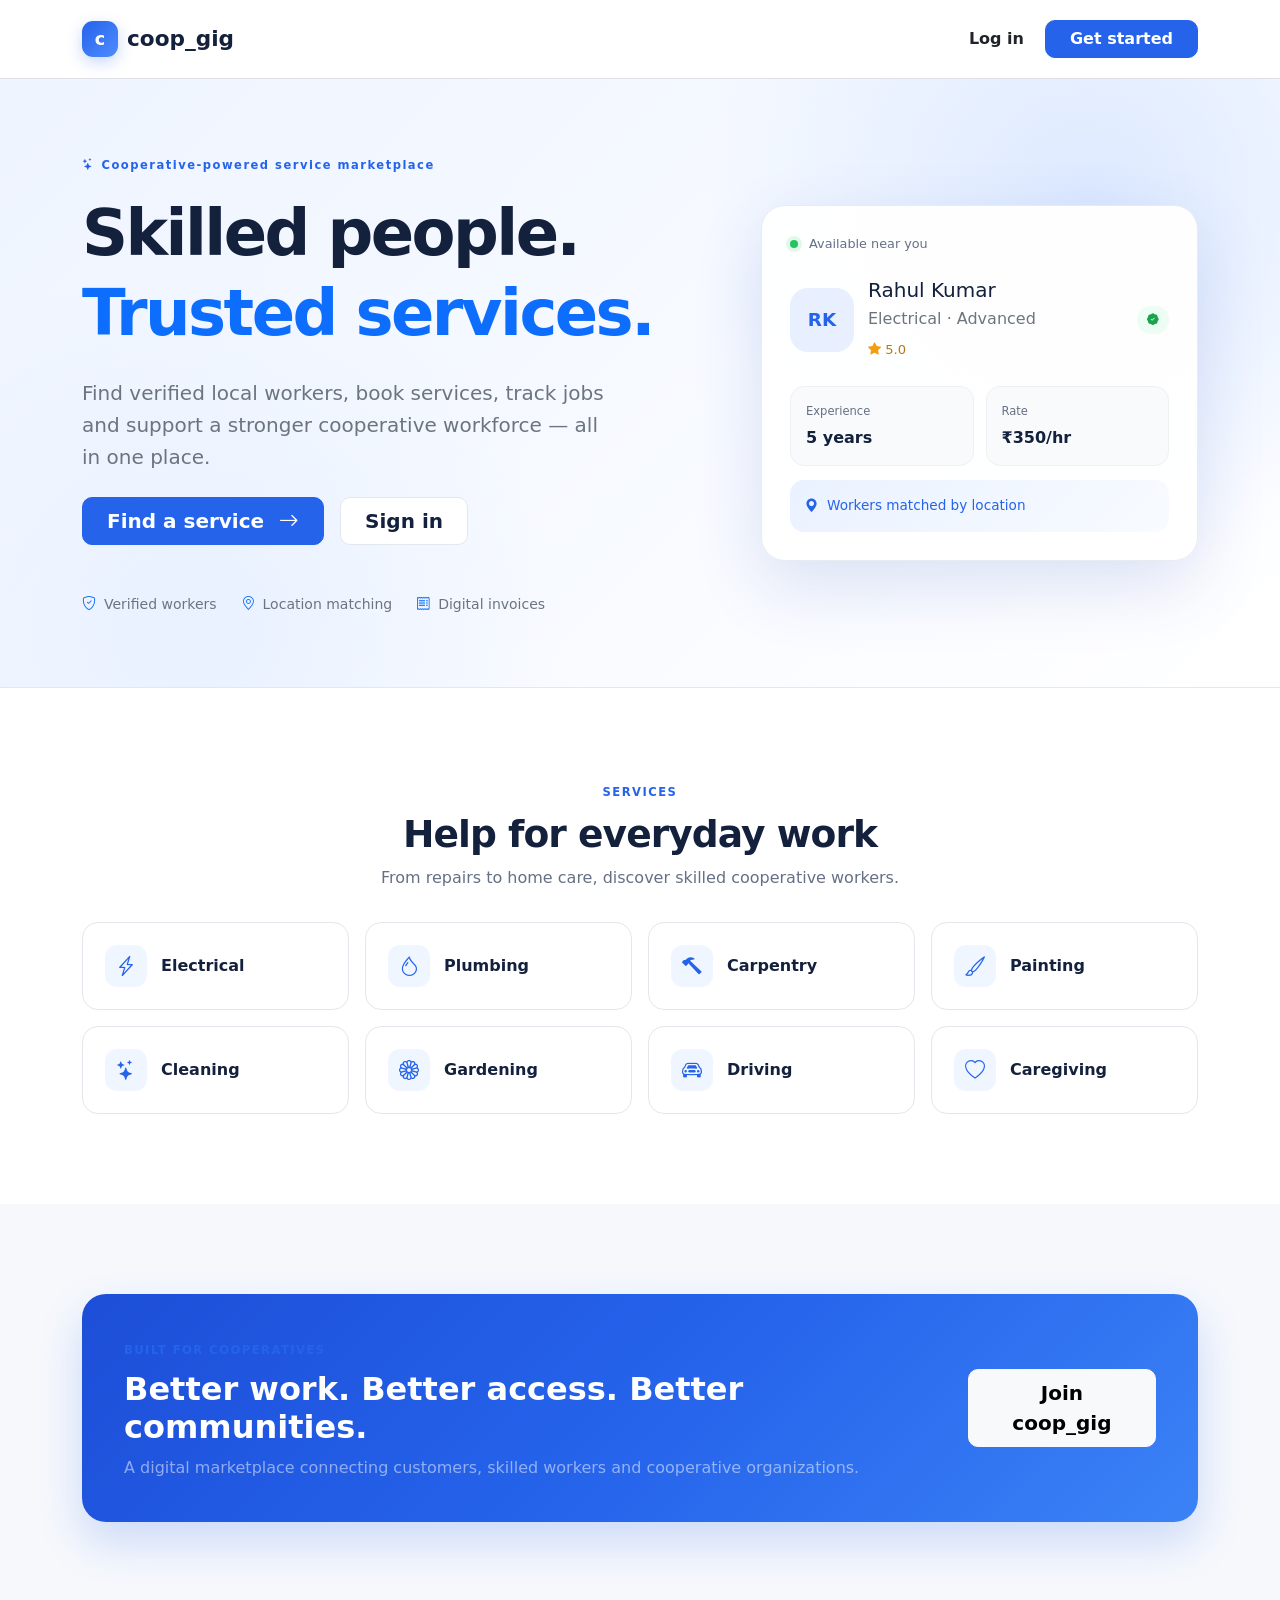
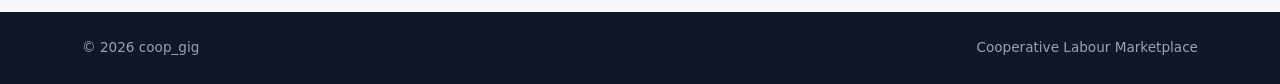
<file: frontend/index.html>
<!DOCTYPE html>
<html lang="en">
<head>
<meta charset="UTF-8">
<meta name="viewport" content="width=device-width, initial-scale=1.0">
<title>coop_gig — Local services, stronger communities</title>
<link href="https://cdn.jsdelivr.net/npm/bootstrap@5.3.3/dist/css/bootstrap.min.css" rel="stylesheet">
<link href="https://cdn.jsdelivr.net/npm/bootstrap-icons@1.11.3/font/bootstrap-icons.css" rel="stylesheet">
<link rel="stylesheet" href="css/style.css">
</head>
<body>
<nav class="navbar navbar-expand-lg navbar-light bg-white border-bottom sticky-top">
  <div class="container py-2">
    <a class="navbar-brand brand" href="index.html"><span class="brand-mark">c</span> coop_gig</a>
    <div class="ms-auto d-flex gap-2">
      <a class="btn btn-link text-dark text-decoration-none" href="login.html">Log in</a>
      <a class="btn btn-primary px-4" href="register.html">Get started</a>
    </div>
  </div>
</nav>

<section class="hero-section">
  <div class="container py-5">
    <div class="row align-items-center g-5 py-lg-4">
      <div class="col-lg-7">
        <span class="eyebrow"><i class="bi bi-stars"></i> Cooperative-powered service marketplace</span>
        <h1 class="display-3 fw-bold lh-sm mt-3">Skilled people.<br><span class="text-primary">Trusted services.</span></h1>
        <p class="lead text-secondary mt-4 col-lg-10">Find verified local workers, book services, track jobs and support a stronger cooperative workforce — all in one place.</p>
        <div class="d-flex flex-wrap gap-3 mt-4">
          <a class="btn btn-primary btn-lg px-4" href="register.html">Find a service <i class="bi bi-arrow-right ms-2"></i></a>
          <a class="btn btn-white btn-lg px-4" href="login.html">Sign in</a>
        </div>
        <div class="d-flex flex-wrap gap-4 mt-5 text-secondary small">
          <span><i class="bi bi-shield-check text-primary me-2"></i>Verified workers</span>
          <span><i class="bi bi-geo-alt text-primary me-2"></i>Location matching</span>
          <span><i class="bi bi-receipt text-primary me-2"></i>Digital invoices</span>
        </div>
      </div>
      <div class="col-lg-5">
        <div class="hero-card">
          <div class="hero-card-top"><span class="status-dot"></span> Available near you</div>
          <div class="worker-preview">
            <div class="avatar avatar-lg">RK</div>
            <div>
              <h5 class="mb-1">Rahul Kumar</h5>
              <p class="text-secondary mb-1">Electrical · Advanced</p>
              <span class="rating"><i class="bi bi-star-fill"></i> 5.0</span>
            </div>
            <span class="verified-badge ms-auto"><i class="bi bi-patch-check-fill"></i></span>
          </div>
          <div class="preview-grid">
            <div><small>Experience</small><strong>5 years</strong></div>
            <div><small>Rate</small><strong>₹350/hr</strong></div>
          </div>
          <div class="mini-map"><i class="bi bi-geo-alt-fill"></i><span>Workers matched by location</span></div>
        </div>
      </div>
    </div>
  </div>
</section>

<section class="section-padding bg-white">
  <div class="container">
    <div class="section-heading text-center">
      <span class="eyebrow">SERVICES</span>
      <h2>Help for everyday work</h2>
      <p>From repairs to home care, discover skilled cooperative workers.</p>
    </div>
    <div class="row g-3 mt-3">
      <div class="col-6 col-md-4 col-lg-3"><div class="service-tile"><i class="bi bi-lightning-charge"></i><span>Electrical</span></div></div>
      <div class="col-6 col-md-4 col-lg-3"><div class="service-tile"><i class="bi bi-droplet"></i><span>Plumbing</span></div></div>
      <div class="col-6 col-md-4 col-lg-3"><div class="service-tile"><i class="bi bi-hammer"></i><span>Carpentry</span></div></div>
      <div class="col-6 col-md-4 col-lg-3"><div class="service-tile"><i class="bi bi-brush"></i><span>Painting</span></div></div>
      <div class="col-6 col-md-4 col-lg-3"><div class="service-tile"><i class="bi bi-stars"></i><span>Cleaning</span></div></div>
      <div class="col-6 col-md-4 col-lg-3"><div class="service-tile"><i class="bi bi-flower1"></i><span>Gardening</span></div></div>
      <div class="col-6 col-md-4 col-lg-3"><div class="service-tile"><i class="bi bi-car-front"></i><span>Driving</span></div></div>
      <div class="col-6 col-md-4 col-lg-3"><div class="service-tile"><i class="bi bi-heart"></i><span>Caregiving</span></div></div>
    </div>
  </div>
</section>

<section class="section-padding">
  <div class="container">
    <div class="cta-card">
      <div><span class="eyebrow">BUILT FOR COOPERATIVES</span><h2 class="mt-2 mb-2">Better work. Better access. Better communities.</h2><p class="mb-0 text-white-50">A digital marketplace connecting customers, skilled workers and cooperative organizations.</p></div>
      <a href="register.html" class="btn btn-light btn-lg px-4">Join coop_gig</a>
    </div>
  </div>
</section>

<footer class="footer"><div class="container d-flex flex-wrap justify-content-between gap-2"><span>© 2026 coop_gig</span><span>Cooperative Labour Marketplace</span></div></footer>
</body>
</html>
</file>
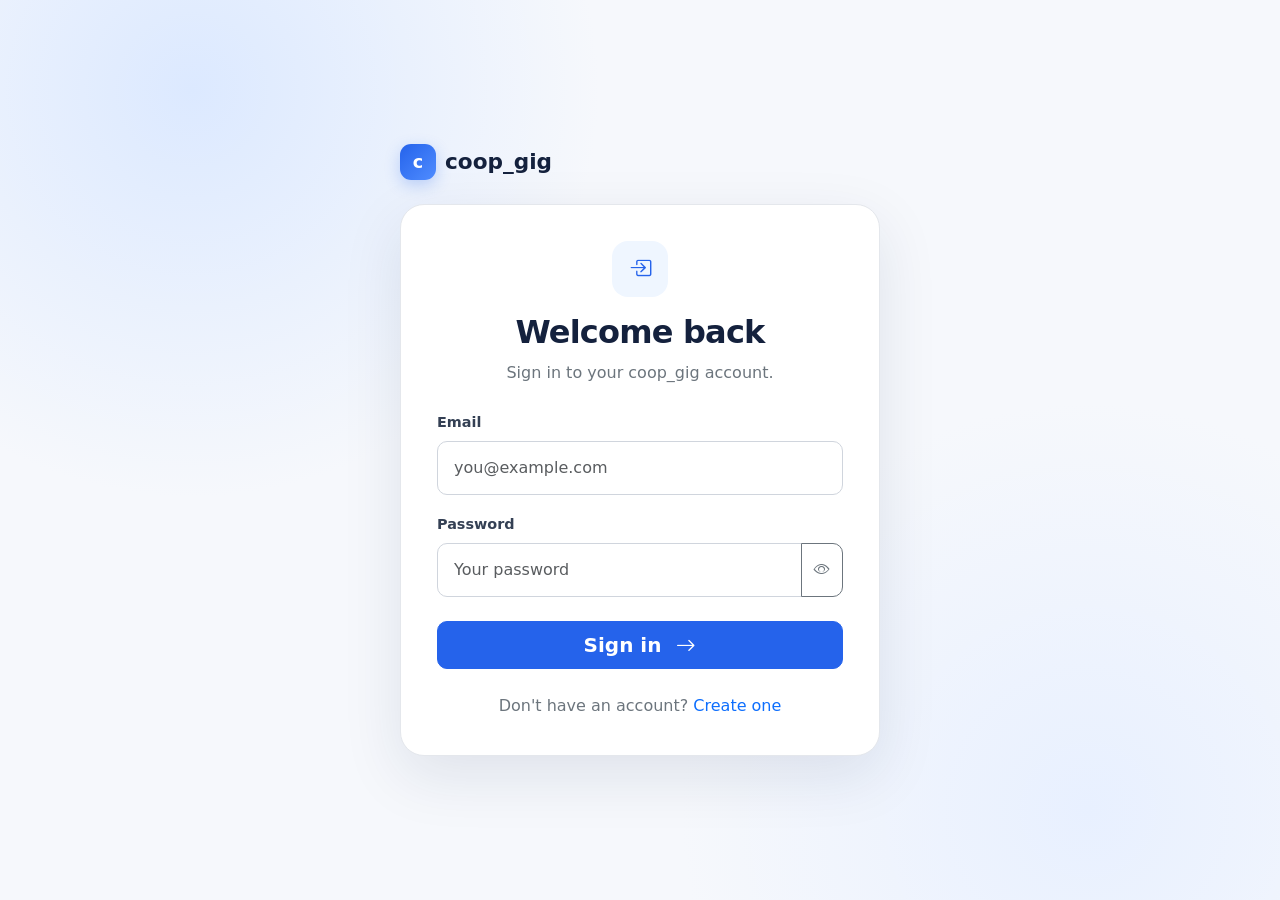
<file: frontend/bookings.html>
<!DOCTYPE html>
<html lang="en"><head>
<meta charset="UTF-8"><meta name="viewport" content="width=device-width, initial-scale=1.0">
<title>Bookings — coop_gig</title>
<link href="https://cdn.jsdelivr.net/npm/bootstrap@5.3.3/dist/css/bootstrap.min.css" rel="stylesheet">
<link href="https://cdn.jsdelivr.net/npm/bootstrap-icons@1.11.3/font/bootstrap-icons.css" rel="stylesheet">
<link rel="stylesheet" href="css/style.css">
</head><body class="app-bg">
<nav class="topbar"><div class="container d-flex align-items-center"><a class="brand" href="dashboard.html"><span class="brand-mark">c</span> coop_gig</a><a class="btn btn-light btn-sm ms-auto" href="dashboard.html">Dashboard</a></div></nav>
<div class="container py-5"><span class="eyebrow">ACTIVITY</span><h1 class="fw-bold mt-1">My bookings</h1><p class="text-secondary">Track your service requests and their current status.</p>
<div id="bookings" class="mt-4"></div></div>
<script src="js/app.js"></script><script>
requireLogin();
async function loadBookings(){try{const r=await api("/bookings/my");const d=await r.json();if(!r.ok)throw Error(formatApiError(d));const box=document.getElementById("bookings");
if(!d.length){box.innerHTML='<div class="empty-state"><i class="bi bi-calendar2-x"></i><h5>No bookings yet</h5><p>Find a worker and book your first service.</p><a class="btn btn-primary" href="workers.html">Find a worker</a></div>';return;}
box.innerHTML=`<div class="content-card p-0 overflow-hidden"><div class="table-responsive"><table class="table table-modern align-middle mb-0"><thead><tr><th>Booking</th><th>Service</th><th>Schedule</th><th>Location</th><th>Amount</th><th>Status</th></tr></thead><tbody>${d.map(b=>`<tr><td><strong>#${b.id}</strong></td><td>Service #${b.service_id}</td><td>${b.scheduled_date}<br><small>${b.scheduled_time}</small></td><td>${b.city}</td><td>₹${b.estimated_amount}</td><td><span class="status-pill ${String(b.status).toLowerCase()}">${b.status}</span></td></tr>`).join("")}</tbody></table></div></div>`;}catch(e){document.getElementById("bookings").innerHTML=`<div class="alert alert-danger">${e.message}</div>`;}}
loadBookings();
</script></body></html>
</file>
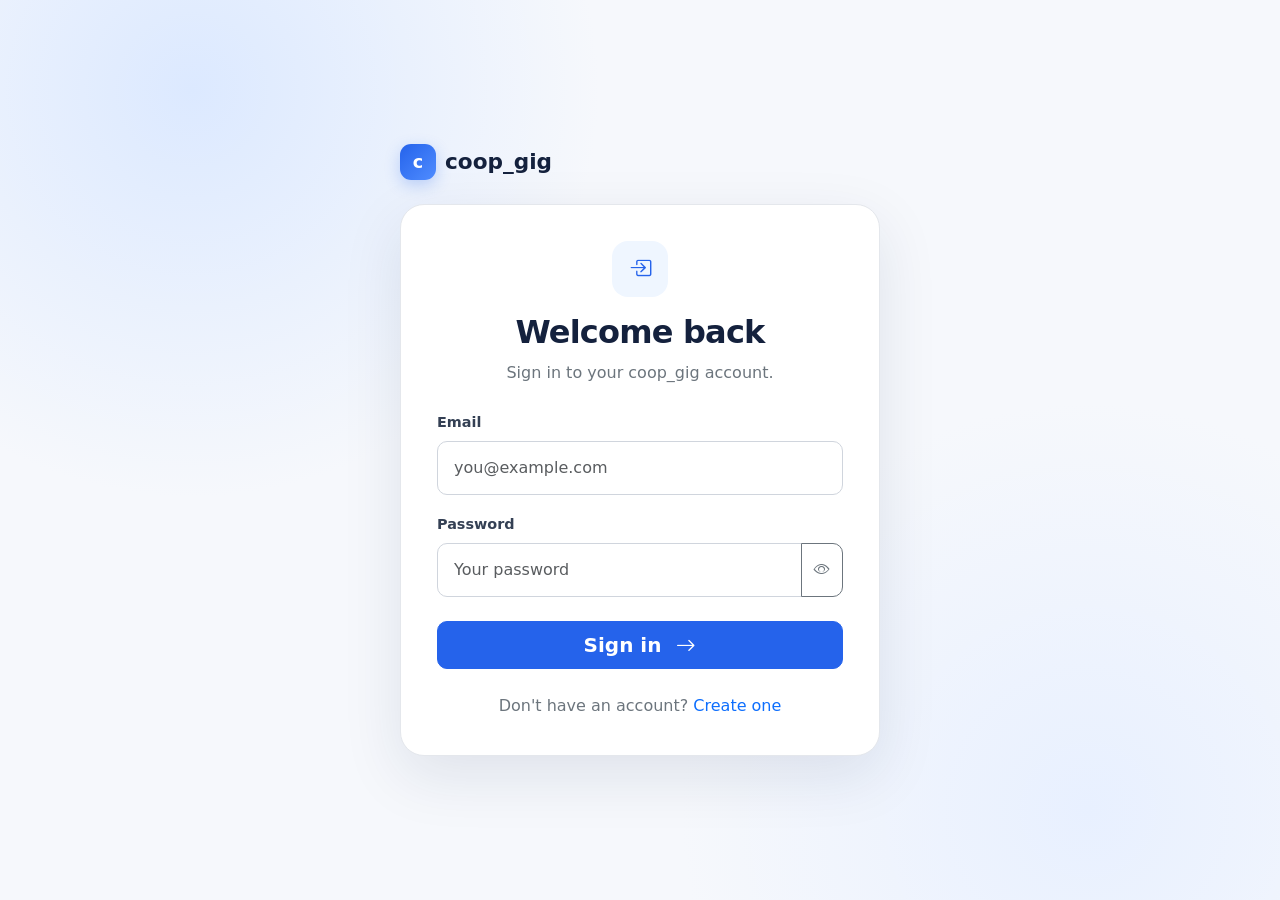
<file: frontend/customer-dashboard.html>
<!DOCTYPE html>
<html lang="en">

<head>

    <meta charset="UTF-8">

    <meta
        name="viewport"
        content="width=device-width, initial-scale=1.0"
    >

    <title>Customer Dashboard — coop_gig</title>


    <link
        href="https://cdn.jsdelivr.net/npm/bootstrap@5.3.3/dist/css/bootstrap.min.css"
        rel="stylesheet"
    >


    <link
        href="https://cdn.jsdelivr.net/npm/bootstrap-icons@1.11.3/font/bootstrap-icons.css"
        rel="stylesheet"
    >


    <link rel="stylesheet" href="css/style.css">

</head>


<body class="app-bg">


<!-- ================= TOPBAR ================= -->

<nav class="topbar">

    <div class="container-fluid px-4">

        <div class="d-flex align-items-center">

            <a
                class="brand"
                href="customer-dashboard.html"
            >

                <span class="brand-mark">
                    c
                </span>

                coop_gig

            </a>


            <div class="ms-auto d-flex align-items-center gap-3">

                <span class="role-badge">
                    CUSTOMER
                </span>


                <button
                    class="btn btn-light btn-sm"
                    onclick="logout()"
                >

                    <i class="bi bi-box-arrow-right me-1"></i>

                    Logout

                </button>

            </div>

        </div>

    </div>

</nav>



<!-- ================= MAIN ================= -->

<div class="container-fluid px-4 py-4">

    <div class="row g-4">


        <!-- ================= SIDEBAR ================= -->

        <aside class="col-xl-2 col-lg-3">

            <div class="sidebar-card">


                <a
                    class="side-link active"
                    href="customer-dashboard.html"
                >

                    <i class="bi bi-grid-1x2-fill"></i>

                    Overview

                </a>


                <a
                    class="side-link"
                    href="services.html"
                >

                    <i class="bi bi-tools"></i>

                    Services

                </a>


                <a
                    class="side-link"
                    href="workers.html"
                >

                    <i class="bi bi-people"></i>

                    Find Workers

                </a>


                <a
                    class="side-link"
                    href="bookings.html"
                >

                    <i class="bi bi-calendar-check"></i>

                    My Bookings

                </a>


                <button
                    class="side-link"
                    onclick="logout()"
                >

                    <i class="bi bi-box-arrow-left"></i>

                    Sign out

                </button>


            </div>

        </aside>



        <!-- ================= CONTENT ================= -->

        <main class="col-xl-10 col-lg-9">


            <!-- HEADER -->

            <div
                class="d-flex
                       flex-wrap
                       justify-content-between
                       align-items-center
                       gap-3
                       mb-4"
            >

                <div>

                    <span class="eyebrow">
                        CUSTOMER PORTAL
                    </span>


                    <h1 class="fw-bold mt-1 mb-1">
                        Welcome back
                    </h1>


                    <p class="text-secondary mb-0">

                        Find skilled professionals
                        and manage your service bookings.

                    </p>

                </div>


                <a
                    href="workers.html"
                    class="btn btn-primary btn-lg"
                >

                    <i class="bi bi-search me-2"></i>

                    Find a worker

                </a>

            </div>



            <!-- ================= FEATURE CARDS ================= -->

            <div class="row g-3 mb-4">


                <!-- SERVICES -->

                <div class="col-md-4">

                    <a
                        href="services.html"
                        class="metric-card h-100"
                    >

                        <div class="metric-icon blue">

                            <i class="bi bi-tools"></i>

                        </div>


                        <div>

                            <small>
                                Marketplace
                            </small>

                            <h5>
                                Services
                            </h5>

                            <p>
                                Browse available services
                            </p>

                        </div>

                    </a>

                </div>



                <!-- WORKERS -->

                <div class="col-md-4">

                    <a
                        href="workers.html"
                        class="metric-card h-100"
                    >

                        <div class="metric-icon green">

                            <i class="bi bi-person-check"></i>

                        </div>


                        <div>

                            <small>
                                Discovery
                            </small>

                            <h5>
                                Skilled Workers
                            </h5>

                            <p>
                                Find service providers
                            </p>

                        </div>

                    </a>

                </div>



                <!-- BOOKINGS -->

                <div class="col-md-4">

                    <a
                        href="bookings.html"
                        class="metric-card h-100"
                    >

                        <div class="metric-icon orange">

                            <i class="bi bi-calendar-check"></i>

                        </div>


                        <div>

                            <small>
                                Activity
                            </small>

                            <h5>
                                My Bookings
                            </h5>

                            <p>
                                Track service requests
                            </p>

                        </div>

                    </a>

                </div>


            </div>



            <!-- ================= QUICK ACTIONS ================= -->

            <div class="content-card mb-4">

                <h4 class="fw-bold mb-1">
                    Quick Actions
                </h4>


                <p class="text-secondary mb-4">
                    Jump directly into the marketplace.
                </p>


                <div class="d-flex flex-wrap gap-3">


                    <a
                        href="services.html"
                        class="btn btn-outline-primary btn-lg"
                    >

                        <i class="bi bi-grid me-2"></i>

                        Explore Services

                    </a>


                    <a
                        href="workers.html"
                        class="btn btn-outline-primary btn-lg"
                    >

                        <i class="bi bi-geo-alt me-2"></i>

                        Find Workers

                    </a>


                    <a
                        href="bookings.html"
                        class="btn btn-outline-primary btn-lg"
                    >

                        <i class="bi bi-calendar me-2"></i>

                        View Bookings

                    </a>

                </div>

            </div>



            <!-- ================= HOW IT WORKS ================= -->

            <div class="row g-3">


                <div class="col-md-4">

                    <div class="content-card h-100">

                        <div class="metric-icon blue mb-3">

                            <i class="bi bi-search"></i>

                        </div>


                        <h5 class="fw-bold">
                            1. Find a Service
                        </h5>


                        <p class="text-secondary mb-0">

                            Browse services and
                            discover skilled cooperative
                            workers.

                        </p>

                    </div>

                </div>



                <div class="col-md-4">

                    <div class="content-card h-100">

                        <div class="metric-icon green mb-3">

                            <i class="bi bi-calendar-check"></i>

                        </div>


                        <h5 class="fw-bold">
                            2. Book a Worker
                        </h5>


                        <p class="text-secondary mb-0">

                            Choose a worker and schedule
                            the service at your preferred
                            time.

                        </p>

                    </div>

                </div>



                <div class="col-md-4">

                    <div class="content-card h-100">

                        <div class="metric-icon orange mb-3">

                            <i class="bi bi-star"></i>

                        </div>


                        <h5 class="fw-bold">
                            3. Complete & Review
                        </h5>


                        <p class="text-secondary mb-0">

                            Complete your booking,
                            make payment and leave a review.

                        </p>

                    </div>

                </div>


            </div>


        </main>

    </div>

</div>



<script src="js/app.js"></script>


<script>

requireLogin();


/*
 * Extra protection:
 * this page is only for customers.
 */

(function () {

    const token =
        localStorage.getItem("access_token") ||
        localStorage.getItem("token");

    if (!token) {
        window.location.href = "login.html";
        return;
    }

    try {

        const parts = token.split(".");

        let base64 = parts[1]
            .replace(/-/g, "+")
            .replace(/_/g, "/");

        while (base64.length % 4 !== 0) {
            base64 += "=";
        }

        const payload =
            JSON.parse(atob(base64));

        const role =
            String(payload.role || "")
                .toUpperCase();


        if (role !== "CUSTOMER") {

            window.location.href =
                "dashboard.html";

        }

    }

    catch (error) {

        console.error(error);

        logout();

    }

})();

</script>


</body>

</html>
</file>
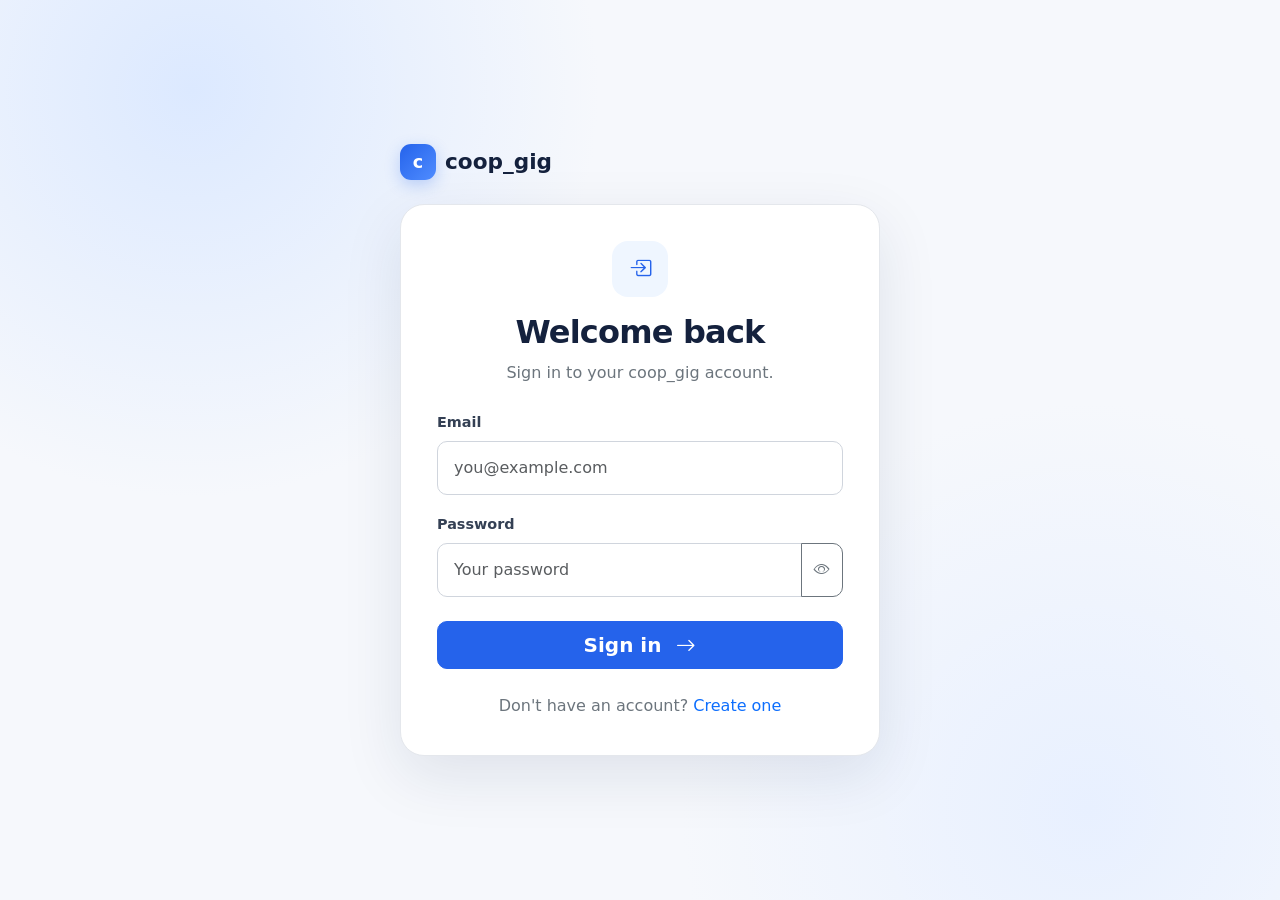
<file: frontend/dashboard.html>
<!DOCTYPE html>
<html lang="en">

<head>
    <meta charset="UTF-8">

    <meta name="viewport" content="width=device-width, initial-scale=1.0">

    <title>coop_gig</title>

    <link
        href="https://cdn.jsdelivr.net/npm/bootstrap@5.3.3/dist/css/bootstrap.min.css"
        rel="stylesheet"
    >

    <link
        href="https://cdn.jsdelivr.net/npm/bootstrap-icons@1.11.3/font/bootstrap-icons.css"
        rel="stylesheet"
    >

    <link rel="stylesheet" href="css/style.css">
</head>

<body class="app-bg">

<div
    class="d-flex justify-content-center align-items-center"
    style="min-height:100vh;"
>

    <div class="text-center">

        <div
            class="spinner-border text-primary mb-3"
            style="width:3rem;height:3rem;"
        ></div>

        <h4 class="fw-bold">
            Loading coop_gig...
        </h4>

        <p class="text-secondary">
            Preparing your dashboard
        </p>

    </div>

</div>


<script>

(function () {

    const token =
        localStorage.getItem("access_token") ||
        localStorage.getItem("token");

    if (!token) {
        window.location.href = "login.html";
        return;
    }

    try {

        const parts = token.split(".");

        if (parts.length !== 3) {
            throw new Error("Invalid token");
        }

        let base64 = parts[1]
            .replace(/-/g, "+")
            .replace(/_/g, "/");

        while (base64.length % 4 !== 0) {
            base64 += "=";
        }

        const payload =
            JSON.parse(atob(base64));

        const role =
            String(payload.role || "").toUpperCase();

        console.log("Logged in role:", role);


        if (role === "WORKER") {

            window.location.replace(
                "worker-dashboard.html"
            );

            return;
        }


        if (role === "CUSTOMER") {

            window.location.replace(
                "customer-dashboard.html"
            );

            return;
        }


        if (role === "ADMIN") {

            window.location.replace(
                "admin-dashboard.html"
            );

            return;
        }


        if (role === "COOPERATIVE_ADMIN") {

            window.location.replace(
                "cooperative-admin-dashboard.html"
            );

            return;
        }


        throw new Error(
            "Unknown user role: " + role
        );

    }

    catch (error) {

        console.error(
            "Dashboard routing error:",
            error
        );

        localStorage.removeItem("access_token");
        localStorage.removeItem("token");

        window.location.href = "login.html";
    }

})();

</script>

</body>
</html>
</file>
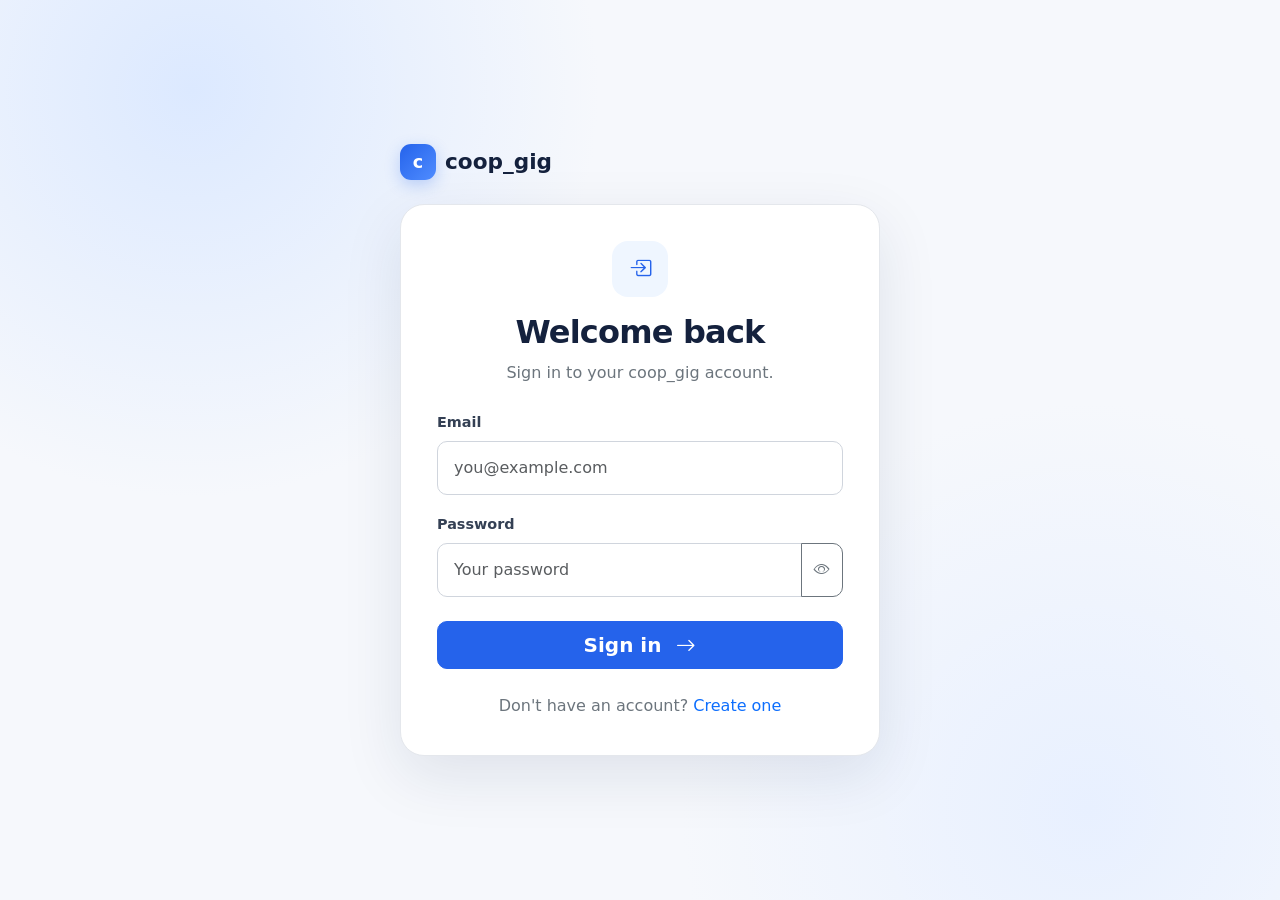
<file: frontend/login.html>
<!DOCTYPE html>
<html lang="en"><head>
<meta charset="UTF-8"><meta name="viewport" content="width=device-width, initial-scale=1.0">
<title>Log in — coop_gig</title>
<link href="https://cdn.jsdelivr.net/npm/bootstrap@5.3.3/dist/css/bootstrap.min.css" rel="stylesheet">
<link href="https://cdn.jsdelivr.net/npm/bootstrap-icons@1.11.3/font/bootstrap-icons.css" rel="stylesheet">
<link rel="stylesheet" href="css/style.css">
</head><body class="auth-page">
<div class="auth-shell">
  <a class="brand mb-4 d-inline-flex" href="index.html"><span class="brand-mark">c</span> coop_gig</a>
  <div class="auth-card">
    <div class="text-center mb-4"><div class="auth-icon"><i class="bi bi-box-arrow-in-right"></i></div><h2 class="fw-bold mt-3">Welcome back</h2><p class="text-secondary mb-0">Sign in to your coop_gig account.</p></div>
    <div id="message"></div>
    <form id="loginForm">
      <label class="form-label">Email</label><input id="email" type="email" class="form-control form-control-lg mb-3" placeholder="you@example.com" required>
      <label class="form-label">Password</label><div class="input-group mb-4"><input id="password" type="password" class="form-control form-control-lg" placeholder="Your password" required><button class="btn btn-outline-secondary" type="button" onclick="togglePassword('password',this)"><i class="bi bi-eye"></i></button></div>
      <button class="btn btn-primary btn-lg w-100">Sign in <i class="bi bi-arrow-right ms-2"></i></button>
    </form>
    <p class="text-center text-secondary mt-4 mb-0">Don't have an account? <a href="register.html">Create one</a></p>
  </div>
</div>
<script src="js/app.js"></script>
<script>
document.getElementById("loginForm").addEventListener("submit", async e => {
 e.preventDefault(); const msg=document.getElementById("message");
 try {
  const res=await api("/auth/login",{method:"POST",headers:{"Content-Type":"application/json"},body:JSON.stringify({email:email.value.trim(),password:password.value})});
  const data=await res.json(); if(!res.ok) throw new Error(formatApiError(data));
  localStorage.setItem("token",data.access_token);
  localStorage.setItem("role",decodeToken(data.access_token)?.role || "");
  window.location.href="dashboard.html";
 } catch(err){msg.innerHTML=`<div class="alert alert-danger">${err.message}</div>`;}
});
</script>
</body></html>
</file>
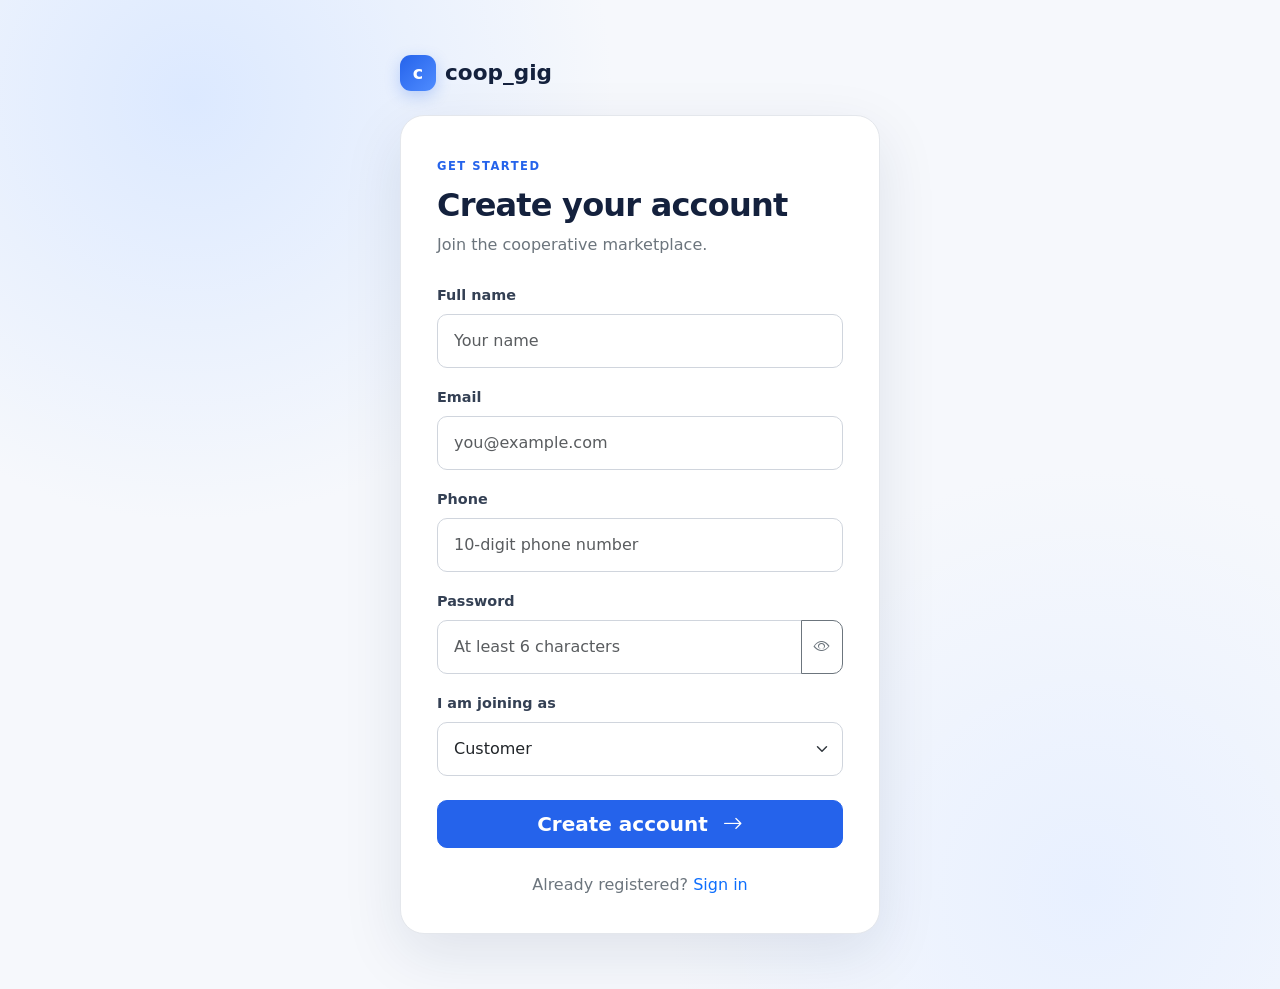
<file: frontend/register.html>
<!DOCTYPE html>
<html lang="en">

<head>

    <meta charset="UTF-8">

    <meta
        name="viewport"
        content="width=device-width, initial-scale=1.0"
    >

    <title>Create Account — coop_gig</title>

    <!-- Bootstrap -->
    <link
        href="https://cdn.jsdelivr.net/npm/bootstrap@5.3.3/dist/css/bootstrap.min.css"
        rel="stylesheet"
    >

    <!-- Bootstrap Icons -->
    <link
        href="https://cdn.jsdelivr.net/npm/bootstrap-icons@1.11.3/font/bootstrap-icons.css"
        rel="stylesheet"
    >

    <!-- Project CSS -->
    <link
        rel="stylesheet"
        href="css/style.css"
    >

</head>


<body class="auth-page">


    <!-- =====================================================
         AUTH CONTAINER
         ===================================================== -->

    <div class="auth-shell">


        <!-- BRAND -->

        <a
            class="brand mb-4 d-inline-flex"
            href="index.html"
        >

            <span class="brand-mark">
                c
            </span>

            coop_gig

        </a>


        <!-- =================================================
             REGISTER CARD
             ================================================= -->

        <div class="auth-card">


            <!-- HEADER -->

            <div class="mb-4">

                <span class="eyebrow">
                    GET STARTED
                </span>

                <h2 class="fw-bold mt-2">
                    Create your account
                </h2>

                <p class="text-secondary">
                    Join the cooperative marketplace.
                </p>

            </div>


            <!-- =================================================
                 MESSAGE AREA
                 ================================================= -->

            <div id="message"></div>


            <!-- =================================================
                 REGISTER FORM
                 ================================================= -->

            <form id="registerForm">


                <!-- FULL NAME -->

                <div class="mb-3">

                    <label
                        for="name"
                        class="form-label"
                    >
                        Full name
                    </label>

                    <input
                        type="text"
                        id="name"
                        name="name"
                        class="form-control form-control-lg"
                        placeholder="Your name"
                        autocomplete="name"
                        required
                        minlength="2"
                        maxlength="100"
                    >

                </div>


                <!-- EMAIL -->

                <div class="mb-3">

                    <label
                        for="email"
                        class="form-label"
                    >
                        Email
                    </label>

                    <input
                        type="email"
                        id="email"
                        name="email"
                        class="form-control form-control-lg"
                        placeholder="you@example.com"
                        autocomplete="email"
                        required
                    >

                </div>


                <!-- PHONE -->

                <div class="mb-3">

                    <label
                        for="phone"
                        class="form-label"
                    >
                        Phone
                    </label>

                    <input
                        type="tel"
                        id="phone"
                        name="phone"
                        class="form-control form-control-lg"
                        placeholder="10-digit phone number"
                        autocomplete="tel"
                        required
                        minlength="10"
                        maxlength="20"
                    >

                </div>


                <!-- PASSWORD -->

                <div class="mb-3">

                    <label
                        for="password"
                        class="form-label"
                    >
                        Password
                    </label>

                    <div class="input-group">

                        <input
                            type="password"
                            id="password"
                            name="password"
                            class="form-control form-control-lg"
                            placeholder="At least 6 characters"
                            autocomplete="new-password"
                            required
                            minlength="6"
                            maxlength="100"
                        >

                        <button
                            type="button"
                            class="btn btn-outline-secondary"
                            id="togglePassword"
                            title="Show password"
                        >
                            <i class="bi bi-eye"></i>
                        </button>

                    </div>

                </div>


                <!-- ROLE -->

                <div class="mb-4">

                    <label
                        for="role"
                        class="form-label"
                    >
                        I am joining as
                    </label>

                    <select
                        id="role"
                        name="role"
                        class="form-select form-select-lg"
                        required
                    >

                        <option value="CUSTOMER">
                            Customer
                        </option>

                        <option value="WORKER">
                            Worker
                        </option>

                    </select>

                </div>


                <!-- SUBMIT -->

                <button
                    type="submit"
                    id="registerButton"
                    class="btn btn-primary btn-lg w-100"
                >

                    Create account

                    <i class="bi bi-arrow-right ms-2"></i>

                </button>


            </form>


            <!-- LOGIN LINK -->

            <p class="text-center text-secondary mt-4 mb-0">

                Already registered?

                <a href="login.html">
                    Sign in
                </a>

            </p>


        </div>

    </div>


    <!-- =====================================================
         PROJECT JAVASCRIPT
         ===================================================== -->

    <script src="js/app.js"></script>


    <script>

        /*
         * =====================================================
         * GET ELEMENTS
         * =====================================================
         */

        const registerForm =
            document.getElementById("registerForm");

        const message =
            document.getElementById("message");

        const nameInput =
            document.getElementById("name");

        const emailInput =
            document.getElementById("email");

        const phoneInput =
            document.getElementById("phone");

        const passwordInput =
            document.getElementById("password");

        const roleInput =
            document.getElementById("role");

        const registerButton =
            document.getElementById("registerButton");

        const togglePasswordButton =
            document.getElementById("togglePassword");


        /*
         * =====================================================
         * SHOW / HIDE PASSWORD
         * =====================================================
         */

        togglePasswordButton.addEventListener(
            "click",
            function () {

                if (passwordInput.type === "password") {

                    passwordInput.type = "text";

                    togglePasswordButton.innerHTML =
                        '<i class="bi bi-eye-slash"></i>';

                    togglePasswordButton.title =
                        "Hide password";

                }

                else {

                    passwordInput.type = "password";

                    togglePasswordButton.innerHTML =
                        '<i class="bi bi-eye"></i>';

                    togglePasswordButton.title =
                        "Show password";

                }

            }
        );


        /*
         * =====================================================
         * PHONE VALIDATION
         * =====================================================
         */

        phoneInput.addEventListener(
            "input",
            function () {

                /*
                 * Allow only numbers, spaces,
                 * +, -, and parentheses.
                 */

                this.value = this.value.replace(
                    /[^0-9+\-\s()]/g,
                    ""
                );

            }
        );


        /*
         * =====================================================
         * REGISTER FORM SUBMISSION
         * =====================================================
         */

        registerForm.addEventListener(
            "submit",
            async function (event) {

                event.preventDefault();


                /*
                 * Clear previous message
                 */

                message.innerHTML = "";


                /*
                 * Explicitly read values.
                 *
                 * IMPORTANT:
                 * Do not use name.value directly.
                 */

                const userData = {

                    name:
                        nameInput.value.trim(),

                    email:
                        emailInput.value.trim(),

                    phone:
                        phoneInput.value.trim(),

                    password:
                        passwordInput.value,

                    role:
                        roleInput.value

                };


                /*
                 * =================================================
                 * FRONTEND VALIDATION
                 * =================================================
                 */

                if (!userData.name) {

                    showError(
                        "Please enter your full name."
                    );

                    nameInput.focus();

                    return;

                }


                if (userData.name.length < 2) {

                    showError(
                        "Name must contain at least 2 characters."
                    );

                    nameInput.focus();

                    return;

                }


                if (!userData.email) {

                    showError(
                        "Please enter your email address."
                    );

                    emailInput.focus();

                    return;

                }


                /*
                 * Simple email validation
                 */

                const emailPattern =
                    /^[^\s@]+@[^\s@]+\.[^\s@]+$/;

                if (!emailPattern.test(userData.email)) {

                    showError(
                        "Please enter a valid email address."
                    );

                    emailInput.focus();

                    return;

                }


                if (!userData.phone) {

                    showError(
                        "Please enter your phone number."
                    );

                    phoneInput.focus();

                    return;

                }


                /*
                 * Count actual digits
                 */

                const phoneDigits =
                    userData.phone.replace(
                        /\D/g,
                        ""
                    );


                if (phoneDigits.length < 10) {

                    showError(
                        "Phone number must contain at least 10 digits."
                    );

                    phoneInput.focus();

                    return;

                }


                if (!userData.password) {

                    showError(
                        "Please enter a password."
                    );

                    passwordInput.focus();

                    return;

                }


                if (userData.password.length < 6) {

                    showError(
                        "Password must contain at least 6 characters."
                    );

                    passwordInput.focus();

                    return;

                }


                /*
                 * =================================================
                 * LOADING STATE
                 * =================================================
                 */

                const originalButton =
                    registerButton.innerHTML;

                registerButton.disabled = true;

                registerButton.innerHTML = `
                    <span
                        class="spinner-border spinner-border-sm me-2"
                        role="status"
                    ></span>
                    Creating account...
                `;


                try {


                    /*
                     * =================================================
                     * SEND REQUEST TO FASTAPI
                     * =================================================
                     */

                    const response =
                        await api(
                            "/auth/register",
                            {

                                method: "POST",

                                headers: {
                                    "Content-Type":
                                        "application/json"
                                },

                                body:
                                    JSON.stringify(
                                        userData
                                    )

                            }
                        );


                    /*
                     * Parse response
                     */

                    const data =
                        await response.json();


                    /*
                     * =================================================
                     * HANDLE ERROR
                     * =================================================
                     */

                    if (!response.ok) {

                        let errorMessage =
                            "Registration failed.";


                        /*
                         * Normal FastAPI error
                         */

                        if (
                            typeof data.detail ===
                            "string"
                        ) {

                            errorMessage =
                                data.detail;

                        }


                        /*
                         * Pydantic validation errors
                         */

                        else if (
                            Array.isArray(
                                data.detail
                            )
                        ) {

                            errorMessage =
                                data.detail
                                    .map(
                                        function (
                                            error
                                        ) {

                                            const location =
                                                error.loc
                                                    ? error.loc.join(
                                                        " → "
                                                    )
                                                    : "Field";

                                            return `
                                                <div class="mb-1">
                                                    <strong>
                                                        ${location}
                                                    </strong>:
                                                    ${error.msg}
                                                </div>
                                            `;

                                        }
                                    )
                                    .join("");

                        }


                        /*
                         * Unknown error format
                         */

                        else if (
                            data.detail
                        ) {

                            errorMessage =
                                JSON.stringify(
                                    data.detail
                                );

                        }


                        throw new Error(
                            errorMessage
                        );

                    }


                    /*
                     * =================================================
                     * SUCCESS
                     * =================================================
                     */

                    message.innerHTML = `

                        <div class="alert alert-success">

                            <i
                                class="bi bi-check-circle-fill me-2"
                            ></i>

                            <strong>
                                Account created successfully!
                            </strong>

                            <br>

                            <span>
                                Redirecting you to login...
                            </span>

                        </div>

                    `;


                    /*
                     * Disable button
                     */

                    registerButton.disabled =
                        true;


                    /*
                     * Redirect
                     */

                    setTimeout(
                        function () {

                            window.location.href =
                                "login.html";

                        },
                        1200
                    );


                }


                /*
                 * =================================================
                 * CATCH ERROR
                 * =================================================
                 */

                catch (error) {

                    console.error(
                        "Registration error:",
                        error
                    );


                    message.innerHTML = `

                        <div class="alert alert-danger">

                            <i
                                class="bi bi-exclamation-circle-fill me-2"
                            ></i>

                            ${error.message}

                        </div>

                    `;


                    /*
                     * Restore button
                     */

                    registerButton.disabled =
                        false;

                    registerButton.innerHTML =
                        originalButton;


                }

            }
        );


        /*
         * =====================================================
         * ERROR HELPER
         * =====================================================
         */

        function showError(text) {

            message.innerHTML = `

                <div class="alert alert-danger">

                    <i
                        class="bi bi-exclamation-circle-fill me-2"
                    ></i>

                    ${text}

                </div>

            `;

        }

    </script>

</body>

</html>
</file>
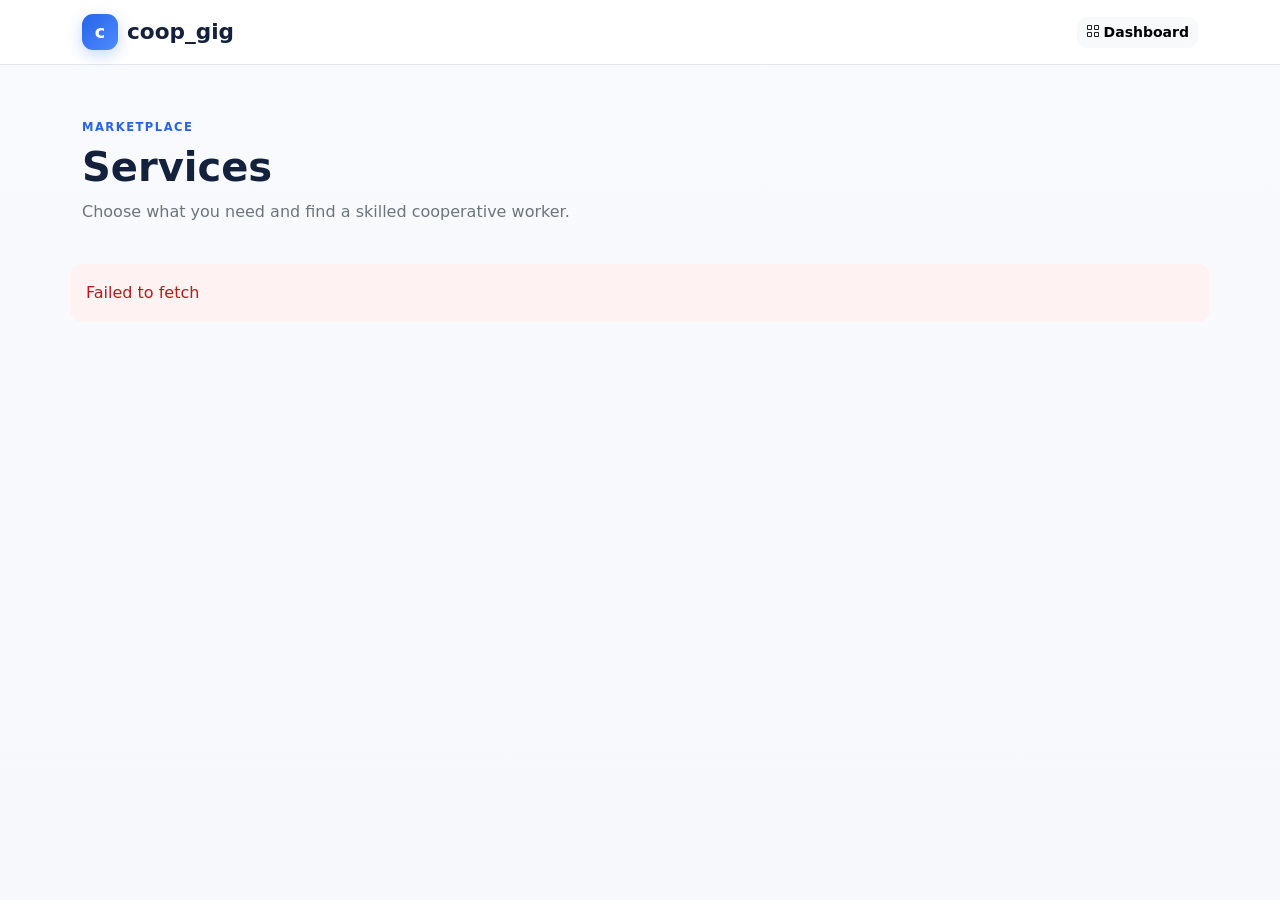
<file: frontend/services.html>
<!DOCTYPE html>
<html lang="en"><head>
<meta charset="UTF-8"><meta name="viewport" content="width=device-width, initial-scale=1.0">
<title>Services — coop_gig</title>
<link href="https://cdn.jsdelivr.net/npm/bootstrap@5.3.3/dist/css/bootstrap.min.css" rel="stylesheet">
<link href="https://cdn.jsdelivr.net/npm/bootstrap-icons@1.11.3/font/bootstrap-icons.css" rel="stylesheet">
<link rel="stylesheet" href="css/style.css">
</head><body class="app-bg">
<nav class="topbar"><div class="container d-flex align-items-center"><a class="brand" href="dashboard.html"><span class="brand-mark">c</span> coop_gig</a><a class="btn btn-light btn-sm ms-auto" href="dashboard.html"><i class="bi bi-grid me-1"></i>Dashboard</a></div></nav>
<div class="container py-5"><span class="eyebrow">MARKETPLACE</span><h1 class="fw-bold mt-1">Services</h1><p class="text-secondary">Choose what you need and find a skilled cooperative worker.</p>
<div id="services" class="row g-4 mt-2"><div class="col-12"><div class="content-card">Loading services...</div></div></div></div>
<script src="js/app.js"></script><script>
const icons=["bi-lightning-charge","bi-droplet","bi-hammer","bi-brush","bi-stars","bi-flower1","bi-car-front","bi-heart","bi-cpu"];
async function loadServices(){try{const r=await api("/services/");const d=await r.json();if(!r.ok)throw Error(formatApiError(d));
document.getElementById("services").innerHTML=d.map((s,i)=>`<div class="col-sm-6 col-lg-4"><div class="service-card-lg"><div class="service-icon"><i class="bi ${icons[i%icons.length]}"></i></div><div class="flex-grow-1"><span class="small text-secondary">${s.category}</span><h5 class="fw-bold mt-1">${s.name}</h5><p class="text-secondary small">${s.description||"Professional cooperative service."}</p><div class="d-flex justify-content-between align-items-center"><strong>₹${s.base_price}</strong><a href="workers.html?service_id=${s.id}" class="btn btn-sm btn-primary">Find workers</a></div></div></div></div>`).join("");}catch(e){document.getElementById("services").innerHTML=`<div class="alert alert-danger">${e.message}</div>`;}}
loadServices();
</script></body></html>
</file>
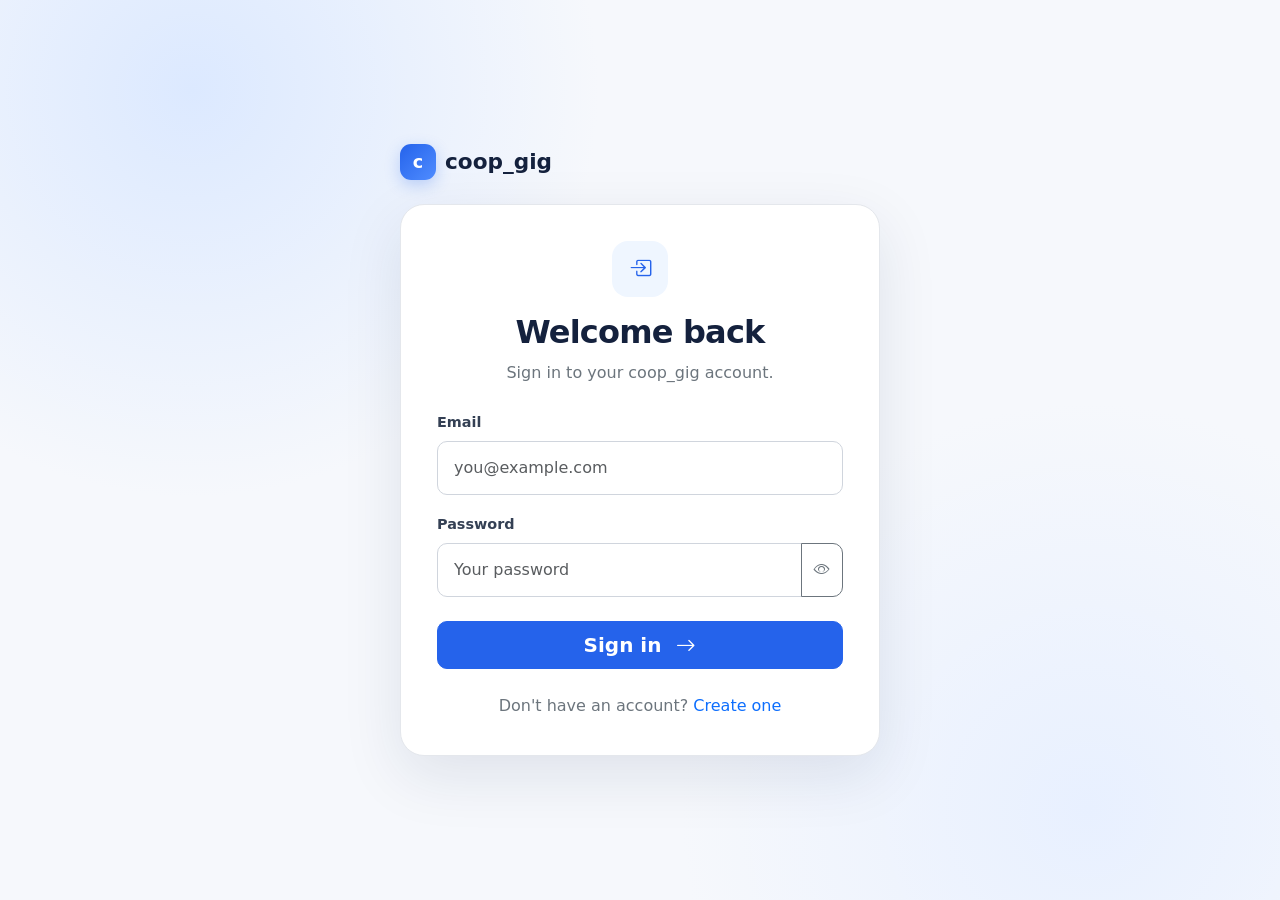
<file: frontend/worker-certifications.html>
<!DOCTYPE html>
<html lang="en">

<head>

    <meta charset="UTF-8">

    <meta
        name="viewport"
        content="width=device-width, initial-scale=1.0"
    >

    <title>Certifications — coop_gig</title>

    <link
        href="https://cdn.jsdelivr.net/npm/bootstrap@5.3.3/dist/css/bootstrap.min.css"
        rel="stylesheet"
    >

    <link
        href="https://cdn.jsdelivr.net/npm/bootstrap-icons@1.11.3/font/bootstrap-icons.css"
        rel="stylesheet"
    >

    <link rel="stylesheet" href="css/style.css">

</head>


<body class="app-bg">


<!-- TOPBAR -->

<nav class="topbar">

    <div class="container-fluid px-4">

        <div class="d-flex align-items-center">

            <a
                class="brand"
                href="worker-dashboard.html"
            >

                <span class="brand-mark">
                    c
                </span>

                coop_gig

            </a>


            <div class="ms-auto d-flex align-items-center gap-3">

                <span class="role-badge">
                    WORKER
                </span>

                <button
                    class="btn btn-light btn-sm"
                    onclick="logout()"
                >

                    <i class="bi bi-box-arrow-right me-1"></i>
                    Logout

                </button>

            </div>

        </div>

    </div>

</nav>



<!-- MAIN -->

<div class="container-fluid px-4 py-4">

    <div class="row g-4">


        <!-- SIDEBAR -->

        <aside class="col-xl-2 col-lg-3">

            <div class="sidebar-card">


                <a
                    class="side-link"
                    href="worker-dashboard.html"
                >
                    <i class="bi bi-grid-1x2-fill"></i>
                    Overview
                </a>


                <a
                    class="side-link"
                    href="worker-jobs.html"
                >
                    <i class="bi bi-briefcase"></i>
                    My Jobs
                </a>


                <a
                    class="side-link"
                    href="worker-earnings.html"
                >
                    <i class="bi bi-wallet2"></i>
                    Earnings
                </a>


                <a
                    class="side-link"
                    href="worker-skills.html"
                >
                    <i class="bi bi-tools"></i>
                    My Skills
                </a>


                <a
                    class="side-link active"
                    href="worker-certifications.html"
                >
                    <i class="bi bi-patch-check"></i>
                    Certifications
                </a>


                <a
                    class="side-link"
                    href="worker-welfare.html"
                >
                    <i class="bi bi-shield-check"></i>
                    Welfare
                </a>


                <a
                    class="side-link"
                    href="worker-profile.html"
                >
                    <i class="bi bi-person"></i>
                    My Profile
                </a>


                <button
                    class="side-link"
                    onclick="logout()"
                >
                    <i class="bi bi-box-arrow-left"></i>
                    Sign out
                </button>


            </div>

        </aside>



        <!-- CONTENT -->

        <main class="col-xl-10 col-lg-9">


            <div class="mb-4">

                <span class="eyebrow">
                    VERIFICATION
                </span>

                <h1 class="fw-bold mt-1 mb-1">
                    Certifications
                </h1>

                <p class="text-secondary mb-0">
                    Professional qualifications and certificates.
                </p>

            </div>



            <div class="content-card">


                <div
                    class="d-flex flex-wrap
                           justify-content-between
                           align-items-center mb-4"
                >

                    <div>

                        <h5 class="fw-bold mb-1">
                            My Certifications
                        </h5>

                        <p class="text-secondary small mb-0">
                            Certificates associated with your worker profile.
                        </p>

                    </div>


                    <button
                        class="btn btn-outline-primary"
                        onclick="loadCertifications()"
                    >

                        <i class="bi bi-arrow-clockwise me-1"></i>
                        Refresh

                    </button>

                </div>



                <div id="certificationsContainer">

                    <div class="text-center py-5 text-secondary">

                        <div
                            class="spinner-border mb-3"
                            role="status"
                        ></div>

                        <div>
                            Loading certifications...
                        </div>

                    </div>

                </div>


            </div>


        </main>

    </div>

</div>



<script src="js/app.js"></script>


<script>

requireLogin();


async function loadCertifications() {

    const container =
        document.getElementById(
            "certificationsContainer"
        );


    container.innerHTML = `

        <div class="text-center py-5 text-secondary">

            <div
                class="spinner-border mb-3"
                role="status"
            ></div>

            <div>
                Loading certifications...
            </div>

        </div>

    `;


    try {

        /*
         * CORRECT BACKEND ENDPOINT
         *
         * GET /certifications/me
         */

        const response =
            await api("/certifications/me");


        const data =
            await response.json();


        if (!response.ok) {

            throw new Error(
                formatApiError(data)
            );

        }


        if (
            !Array.isArray(data)
            ||
            data.length === 0
        ) {

            container.innerHTML = `

                <div class="empty-state">

                    <i class="bi bi-patch-check"></i>

                    <h5 class="mt-3">
                        No certifications
                    </h5>

                    <p class="mb-0">
                        Your professional certifications
                        will appear here.
                    </p>

                </div>

            `;

            return;

        }


        container.innerHTML = `

            <div class="row g-3">

                ${data.map(cert => `

                    <div class="col-md-6">

                        <div class="service-card-lg">

                            <div class="service-icon">

                                <i class="bi bi-patch-check"></i>

                            </div>


                            <div class="flex-grow-1">


                                <div
                                    class="d-flex
                                           justify-content-between
                                           align-items-start
                                           gap-2"
                                >

                                    <h5 class="fw-bold mb-1">

                                        ${cert.name}

                                    </h5>


                                    ${
                                        cert.is_verified

                                        ?

                                        `
                                            <span
                                                class="status-pill success"
                                            >

                                                <i
                                                    class="bi
                                                           bi-check-circle
                                                           me-1"
                                                ></i>

                                                Verified

                                            </span>
                                        `

                                        :

                                        `
                                            <span
                                                class="status-pill pending"
                                            >
                                                Pending
                                            </span>
                                        `
                                    }

                                </div>


                                <p class="mb-2">

                                    ${cert.issuing_organization}

                                </p>


                                <p
                                    class="small
                                           text-secondary
                                           mb-1"
                                >

                                    <strong>
                                        Certificate:
                                    </strong>

                                    ${
                                        cert.certificate_number
                                        || "N/A"
                                    }

                                </p>


                                <p
                                    class="small
                                           text-secondary
                                           mb-1"
                                >

                                    <strong>
                                        Issue date:
                                    </strong>

                                    ${
                                        cert.issue_date
                                        || "N/A"
                                    }

                                </p>


                                ${
                                    cert.expiry_date
                                    ?

                                    `
                                        <p
                                            class="small
                                                   text-secondary
                                                   mb-0"
                                        >

                                            <strong>
                                                Expiry:
                                            </strong>

                                            ${cert.expiry_date}

                                        </p>
                                    `

                                    :

                                    ""
                                }


                            </div>

                        </div>

                    </div>

                `).join("")}

            </div>

        `;

    }


    catch(error) {

        console.error(
            "Certification error:",
            error
        );


        container.innerHTML = `

            <div class="alert alert-danger">

                <i
                    class="bi bi-exclamation-circle me-2"
                ></i>

                ${error.message}

            </div>

        `;

    }

}


loadCertifications();

</script>


</body>

</html>
</file>
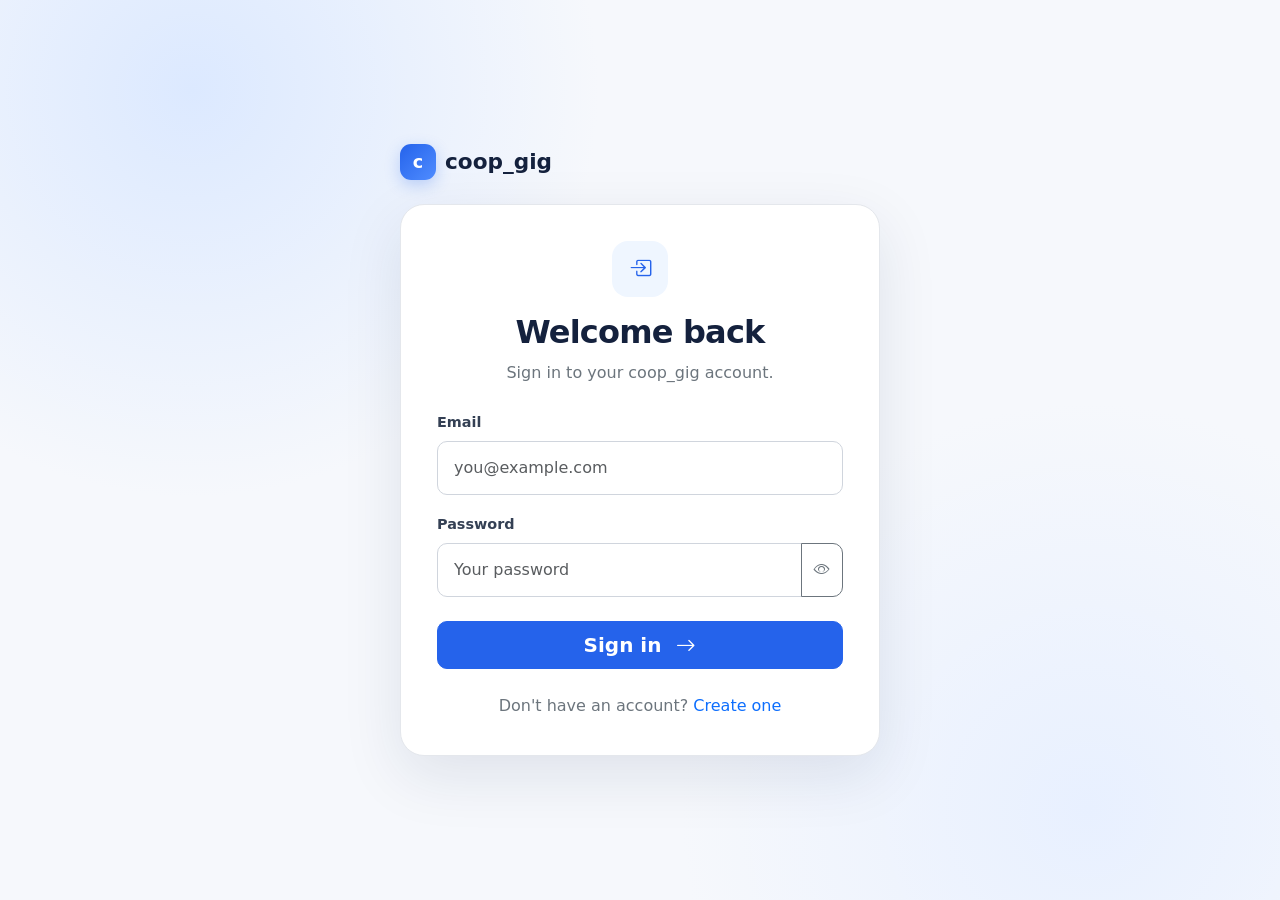
<file: frontend/worker-dashboard.html>
<!DOCTYPE html>
<html lang="en">

<head>

    <meta charset="UTF-8">

    <meta
        name="viewport"
        content="width=device-width, initial-scale=1.0"
    >

    <title>Worker Dashboard — coop_gig</title>

    <!-- Bootstrap -->
    <link
        href="https://cdn.jsdelivr.net/npm/bootstrap@5.3.3/dist/css/bootstrap.min.css"
        rel="stylesheet"
    >

    <!-- Bootstrap Icons -->
    <link
        href="https://cdn.jsdelivr.net/npm/bootstrap-icons@1.11.3/font/bootstrap-icons.css"
        rel="stylesheet"
    >

    <!-- Project CSS -->
    <link
        rel="stylesheet"
        href="css/style.css"
    >

</head>


<body class="app-bg">


<!-- =========================================================
     TOP NAVBAR
     ========================================================= -->

<nav class="topbar">

    <div class="container-fluid px-4">

        <div class="d-flex align-items-center">

            <!-- BRAND -->

            <a
                class="brand"
                href="worker-dashboard.html"
            >

                <span class="brand-mark">
                    c
                </span>

                coop_gig

            </a>


            <!-- RIGHT -->

            <div class="ms-auto d-flex align-items-center gap-3">

                <span
                    id="roleBadge"
                    class="role-badge"
                >
                    WORKER
                </span>

                <button
                    class="btn btn-light btn-sm"
                    onclick="logout()"
                >

                    <i class="bi bi-box-arrow-right me-1"></i>

                    Logout

                </button>

            </div>

        </div>

    </div>

</nav>


<!-- =========================================================
     MAIN
     ========================================================= -->

<div class="container-fluid px-4 py-4">

    <div class="row g-4">


        <!-- =================================================
             SIDEBAR
             ================================================= -->

        <aside class="col-xl-2 col-lg-3">

            <div class="sidebar-card">


                <a
                    class="side-link active"
                    href="worker-dashboard.html"
                >

                    <i class="bi bi-grid-1x2-fill"></i>

                    Overview

                </a>


                <a
                    class="side-link"
                    href="worker-jobs.html"
                >

                    <i class="bi bi-briefcase"></i>

                    My Jobs

                </a>


                <a
                    class="side-link"
                    href="worker-earnings.html"
                >

                    <i class="bi bi-wallet2"></i>

                    Earnings

                </a>


                <a
                    class="side-link"
                    href="worker-skills.html"
                >

                    <i class="bi bi-tools"></i>

                    My Skills

                </a>


                <a
                    class="side-link"
                    href="worker-certifications.html"
                >

                    <i class="bi bi-patch-check"></i>

                    Certifications

                </a>


                <a
                    class="side-link"
                    href="worker-welfare.html"
                >

                    <i class="bi bi-shield-check"></i>

                    Welfare

                </a>


                <a
                    class="side-link"
                    href="worker-profile.html"
                >

                    <i class="bi bi-person"></i>

                    My Profile

                </a>


                <button
                    class="side-link"
                    onclick="logout()"
                >

                    <i class="bi bi-box-arrow-left"></i>

                    Sign out

                </button>


            </div>

        </aside>


        <!-- =================================================
             MAIN CONTENT
             ================================================= -->

        <main class="col-xl-10 col-lg-9">


            <!-- HEADER -->

            <div
                class="d-flex flex-wrap justify-content-between align-items-end mb-4"
            >

                <div>

                    <span class="eyebrow">
                        WORKER PORTAL
                    </span>

                    <h1
                        class="fw-bold mt-1 mb-1"
                        id="welcomeTitle"
                    >
                        Welcome back
                    </h1>

                    <p class="text-secondary mb-0">

                        Manage your jobs, earnings and worker profile.

                    </p>

                </div>


                <a
                    href="worker-jobs.html"
                    class="btn btn-primary"
                >

                    <i class="bi bi-briefcase me-2"></i>

                    View my jobs

                </a>

            </div>


            <!-- =================================================
                 STATISTICS
                 ================================================= -->

            <div class="row g-3 mb-4">


                <!-- TOTAL JOBS -->

                <div class="col-md-6 col-xl-3">

                    <div class="worker-stat-card">

                        <div class="worker-stat-icon blue">

                            <i class="bi bi-briefcase"></i>

                        </div>

                        <div>

                            <small>
                                Total Jobs
                            </small>

                            <strong id="totalJobs">
                                —
                            </strong>

                        </div>

                    </div>

                </div>


                <!-- COMPLETED JOBS -->

                <div class="col-md-6 col-xl-3">

                    <div class="worker-stat-card">

                        <div class="worker-stat-icon green">

                            <i class="bi bi-check2-circle"></i>

                        </div>

                        <div>

                            <small>
                                Completed
                            </small>

                            <strong id="completedJobs">
                                —
                            </strong>

                        </div>

                    </div>

                </div>


                <!-- EARNINGS -->

                <div class="col-md-6 col-xl-3">

                    <div class="worker-stat-card">

                        <div class="worker-stat-icon orange">

                            <i class="bi bi-currency-rupee"></i>

                        </div>

                        <div>

                            <small>
                                Total Earnings
                            </small>

                            <strong id="totalEarnings">
                                ₹—
                            </strong>

                        </div>

                    </div>

                </div>


                <!-- RATING -->

                <div class="col-md-6 col-xl-3">

                    <div class="worker-stat-card">

                        <div class="worker-stat-icon purple">

                            <i class="bi bi-star-fill"></i>

                        </div>

                        <div>

                            <small>
                                Rating
                            </small>

                            <strong id="workerRating">
                                —
                            </strong>

                        </div>

                    </div>

                </div>


            </div>


            <!-- =================================================
                 CONTENT ROW
                 ================================================= -->

            <div class="row g-4">


                <!-- RECENT JOBS -->

                <div class="col-xl-8">

                    <div class="content-card h-100">


                        <div
                            class="d-flex justify-content-between align-items-center mb-3"
                        >

                            <div>

                                <h5 class="fw-bold mb-1">
                                    Recent Jobs
                                </h5>

                                <p class="text-secondary small mb-0">
                                    Your latest service requests.
                                </p>

                            </div>


                            <a
                                href="worker-jobs.html"
                                class="btn btn-sm btn-outline-primary"
                            >

                                View all

                            </a>

                        </div>


                        <div id="recentJobs">

                            <div class="text-secondary">

                                Loading jobs...

                            </div>

                        </div>


                    </div>

                </div>


                <!-- QUICK ACTIONS -->

                <div class="col-xl-4">

                    <div class="content-card h-100">

                        <h5 class="fw-bold mb-1">
                            Quick Actions
                        </h5>

                        <p class="text-secondary small mb-4">

                            Manage your worker account.

                        </p>


                        <div class="d-grid gap-2">


                            <a
                                href="worker-jobs.html"
                                class="quick-action"
                            >

                                <i class="bi bi-briefcase"></i>

                                <div>

                                    <strong>
                                        View Jobs
                                    </strong>

                                    <small>
                                        Accept and manage jobs
                                    </small>

                                </div>

                                <i class="bi bi-chevron-right ms-auto"></i>

                            </a>


                            <a
                                href="worker-earnings.html"
                                class="quick-action"
                            >

                                <i class="bi bi-wallet2"></i>

                                <div>

                                    <strong>
                                        Earnings
                                    </strong>

                                    <small>
                                        View your income
                                    </small>

                                </div>

                                <i class="bi bi-chevron-right ms-auto"></i>

                            </a>


                            <a
                                href="worker-skills.html"
                                class="quick-action"
                            >

                                <i class="bi bi-tools"></i>

                                <div>

                                    <strong>
                                        Skills
                                    </strong>

                                    <small>
                                        Manage your skills
                                    </small>

                                </div>

                                <i class="bi bi-chevron-right ms-auto"></i>

                            </a>


                            <a
                                href="worker-welfare.html"
                                class="quick-action"
                            >

                                <i class="bi bi-shield-check"></i>

                                <div>

                                    <strong>
                                        Welfare
                                    </strong>

                                    <small>
                                        Insurance and support
                                    </small>

                                </div>

                                <i class="bi bi-chevron-right ms-auto"></i>

                            </a>


                        </div>

                    </div>

                </div>

            </div>


        </main>

    </div>

</div>


<!-- =========================================================
     JAVASCRIPT
     ========================================================= -->

<script src="js/app.js"></script>


<script>


/* =========================================================
   AUTH CHECK
   ========================================================= */

requireLogin();


/* =========================================================
   CHECK ROLE
   ========================================================= */

const token =
    localStorage.getItem("token");

const tokenData =
    decodeToken(token);

const role =
    localStorage.getItem("role")
    || tokenData?.role
    || "";


/*
 * This page is specifically
 * for workers.
 */

if (role !== "WORKER") {

    /*
     * Customers should eventually
     * be redirected to customer dashboard.
     *
     * For now we don't force redirect
     * so the page doesn't break.
     */

    console.log(
        "Current role:",
        role
    );

}


/* =========================================================
   ROLE BADGE
   ========================================================= */

document.getElementById(
    "roleBadge"
).textContent =
    role.replaceAll("_", " ");


/* =========================================================
   LOAD WORKER DASHBOARD
   ========================================================= */

async function loadWorkerDashboard() {


    try {


        /*
         * =============================================
         * LOAD WORKER JOBS
         * =============================================
         */

        const jobsResponse =
            await api(
                "/bookings/worker"
            );


        const jobsData =
            await jobsResponse.json();


        if (!jobsResponse.ok) {

            throw new Error(
                formatApiError(
                    jobsData
                )
            );

        }


        /*
         * =============================================
         * JOB STATISTICS
         * =============================================
         */

        const totalJobs =
            jobsData.length;


        const completedJobs =
            jobsData.filter(
                job =>
                    job.status === "COMPLETED"
            ).length;


        document.getElementById(
            "totalJobs"
        ).textContent =
            totalJobs;


        document.getElementById(
            "completedJobs"
        ).textContent =
            completedJobs;


        /*
         * =============================================
         * RECENT JOBS
         * =============================================
         */

        const recentJobs =
            document.getElementById(
                "recentJobs"
            );


        if (!jobsData.length) {

            recentJobs.innerHTML = `

                <div class="empty-state py-4">

                    <i class="bi bi-briefcase"></i>

                    <h6 class="mt-2">
                        No jobs yet
                    </h6>

                    <p class="small mb-0">
                        New service requests will appear here.
                    </p>

                </div>

            `;

        }

        else {


            /*
             * Show latest 5 jobs
             */

            const latestJobs =
                jobsData.slice(0, 5);


            recentJobs.innerHTML =
                latestJobs.map(
                    job => `

                    <div class="job-row">

                        <div class="job-icon">

                            <i class="bi bi-tools"></i>

                        </div>

                        <div class="job-info">

                            <strong>
                                Service #${job.service_id}
                            </strong>

                            <small>

                                Customer #${job.customer_id}

                                ·

                                ${job.city}

                            </small>

                        </div>

                        <div class="job-right">

                            <strong>
                                ₹${job.estimated_amount}
                            </strong>

                            <span class="status-pill ${String(
                                job.status
                            ).toLowerCase()}">

                                ${job.status}

                            </span>

                        </div>

                    </div>

                `
                ).join("");

        }


        /*
         * =============================================
         * LOAD EARNINGS SUMMARY
         * =============================================
         */

        const earningsResponse =
            await api(
                "/payments/worker/earnings/summary"
            );


        const earningsData =
            await earningsResponse.json();


        if (earningsResponse.ok) {

            document.getElementById(
                "totalEarnings"
            ).textContent =
                "₹" +
                Number(
                    earningsData.total_earnings || 0
                ).toLocaleString("en-IN");

        }


        /*
         * =============================================
         * LOAD WORKER PROFILE
         * =============================================
         *
         * We use the worker jobs/earnings
         * data first. Rating will be connected
         * when worker profile endpoint is added.
         */

        document.getElementById(
            "workerRating"
        ).textContent =
            "—";


    }


    catch (error) {


        console.error(
            "Worker dashboard error:",
            error
        );


        document.getElementById(
            "recentJobs"
        ).innerHTML = `

            <div class="alert alert-danger">

                <i class="bi bi-exclamation-circle me-2"></i>

                ${error.message}

            </div>

        `;

    }

}


/* =========================================================
   START
   ========================================================= */

loadWorkerDashboard();


</script>


</body>

</html>
</file>
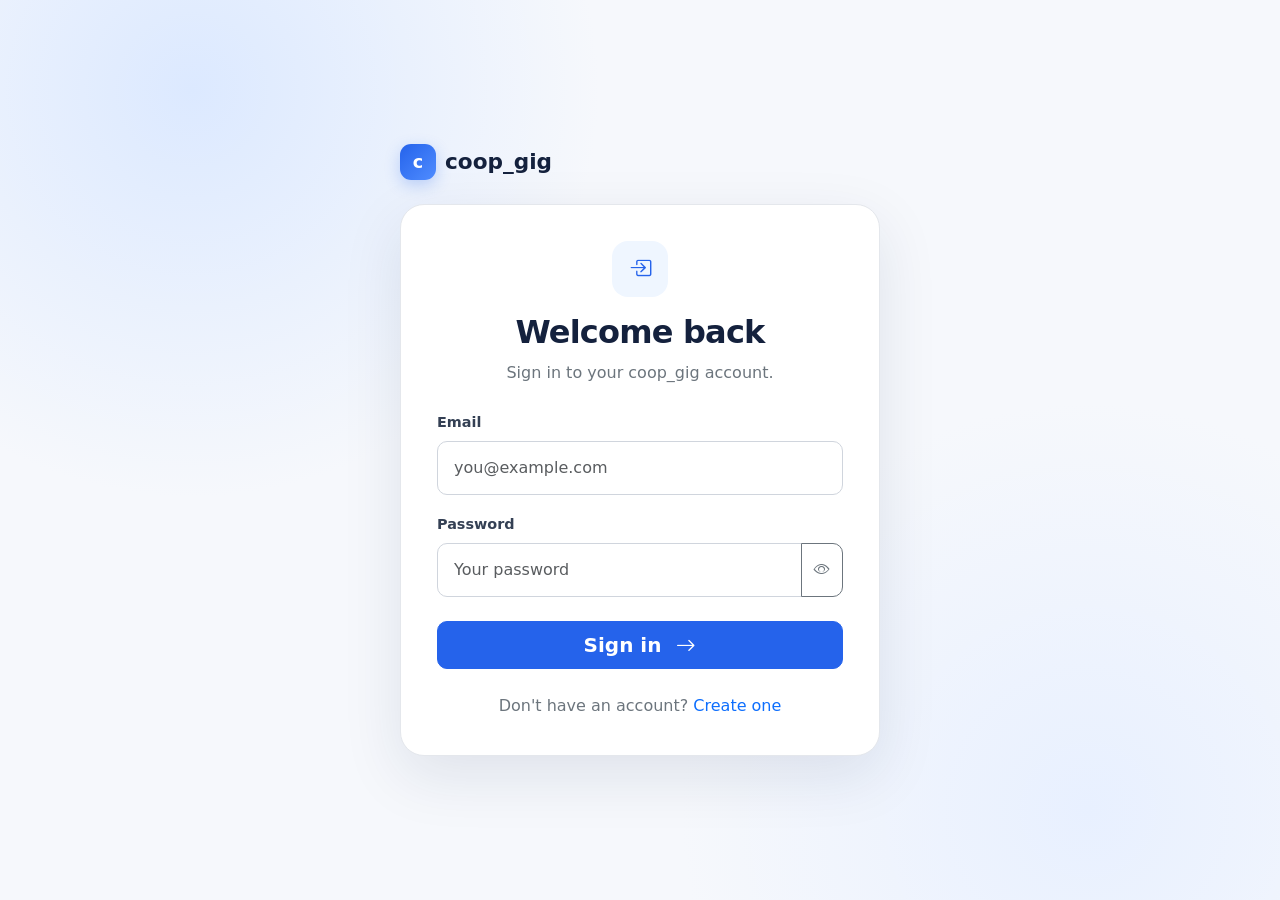
<file: frontend/worker-earnings.html>
<!DOCTYPE html>
<html lang="en">
<head>
    <meta charset="UTF-8">
    <meta name="viewport" content="width=device-width, initial-scale=1.0">

    <title>Earnings — coop_gig</title>

    <link
        href="https://cdn.jsdelivr.net/npm/bootstrap@5.3.3/dist/css/bootstrap.min.css"
        rel="stylesheet"
    >

    <link
        href="https://cdn.jsdelivr.net/npm/bootstrap-icons@1.11.3/font/bootstrap-icons.css"
        rel="stylesheet"
    >

    <link rel="stylesheet" href="css/style.css">
</head>

<body class="app-bg">

<nav class="topbar">
    <div class="container-fluid px-4">
        <div class="d-flex align-items-center">

            <a class="brand" href="worker-dashboard.html">
                <span class="brand-mark">c</span>
                coop_gig
            </a>

            <div class="ms-auto d-flex align-items-center gap-3">
                <span class="role-badge">WORKER</span>

                <button class="btn btn-light btn-sm" onclick="logout()">
                    <i class="bi bi-box-arrow-right me-1"></i>
                    Logout
                </button>
            </div>

        </div>
    </div>
</nav>


<div class="container-fluid px-4 py-4">

    <div class="row g-4">

        <!-- SIDEBAR -->
        <aside class="col-xl-2 col-lg-3">

            <div class="sidebar-card">

                <a class="side-link" href="worker-dashboard.html">
                    <i class="bi bi-grid-1x2-fill"></i>
                    Overview
                </a>

                <a class="side-link" href="worker-jobs.html">
                    <i class="bi bi-briefcase"></i>
                    My Jobs
                </a>

                <a class="side-link active" href="worker-earnings.html">
                    <i class="bi bi-wallet2"></i>
                    Earnings
                </a>

                <a class="side-link" href="worker-skills.html">
                    <i class="bi bi-tools"></i>
                    My Skills
                </a>

                <a class="side-link" href="worker-certifications.html">
                    <i class="bi bi-patch-check"></i>
                    Certifications
                </a>

                <a class="side-link" href="worker-welfare.html">
                    <i class="bi bi-shield-check"></i>
                    Welfare
                </a>

                <a class="side-link" href="worker-profile.html">
                    <i class="bi bi-person"></i>
                    My Profile
                </a>

                <button class="side-link" onclick="logout()">
                    <i class="bi bi-box-arrow-left"></i>
                    Sign out
                </button>

            </div>

        </aside>


        <!-- CONTENT -->
        <main class="col-xl-10 col-lg-9">

            <div class="mb-4">

                <span class="eyebrow">FINANCIAL OVERVIEW</span>

                <h1 class="fw-bold mt-1 mb-1">
                    My Earnings
                </h1>

                <p class="text-secondary">
                    Track your income from completed service jobs.
                </p>

            </div>


            <!-- STATS -->
            <div class="row g-3 mb-4">

                <div class="col-md-6">

                    <div class="worker-stat-card">

                        <div class="worker-stat-icon orange">
                            <i class="bi bi-currency-rupee"></i>
                        </div>

                        <div>
                            <small>Total Earnings</small>
                            <strong id="totalEarnings">₹0</strong>
                        </div>

                    </div>

                </div>


                <div class="col-md-6">

                    <div class="worker-stat-card">

                        <div class="worker-stat-icon green">
                            <i class="bi bi-briefcase"></i>
                        </div>

                        <div>
                            <small>Completed Jobs</small>
                            <strong id="totalJobs">0</strong>
                        </div>

                    </div>

                </div>

            </div>


            <!-- EARNINGS -->
            <div class="content-card">

                <div class="mb-4">

                    <h5 class="fw-bold mb-1">
                        Payment History
                    </h5>

                    <p class="text-secondary small mb-0">
                        Successful payments received for your jobs.
                    </p>

                </div>


                <div id="earningsContainer">

                    <div class="text-center py-5 text-secondary">
                        <div class="spinner-border mb-3"></div>
                        <div>Loading earnings...</div>
                    </div>

                </div>

            </div>

        </main>

    </div>

</div>


<script src="js/app.js"></script>

<script>

requireLogin();


async function loadEarnings() {

    const container =
        document.getElementById("earningsContainer");

    try {

        const summaryResponse =
            await api("/payments/worker/earnings/summary");

        const summary =
            await summaryResponse.json();

        if (summaryResponse.ok) {

            document.getElementById(
                "totalEarnings"
            ).textContent =
                "₹" +
                Number(
                    summary.total_earnings || 0
                ).toLocaleString("en-IN");

            document.getElementById(
                "totalJobs"
            ).textContent =
                summary.total_jobs || 0;
        }


        const response =
            await api("/payments/worker/earnings");

        const data =
            await response.json();

        if (!response.ok) {
            throw new Error(formatApiError(data));
        }


        if (!data.length) {

            container.innerHTML = `
                <div class="empty-state">

                    <i class="bi bi-wallet2"></i>

                    <h5 class="mt-3">
                        No earnings yet
                    </h5>

                    <p>
                        Earnings from successful payments
                        will appear here.
                    </p>

                </div>
            `;

            return;
        }


        container.innerHTML = `

            <div class="table-responsive">

                <table class="table table-modern align-middle">

                    <thead>
                        <tr>
                            <th>ID</th>
                            <th>Payment</th>
                            <th>Amount</th>
                            <th>Type</th>
                        </tr>
                    </thead>

                    <tbody>

                        ${data.map(item => `

                            <tr>

                                <td>#${item.id}</td>

                                <td>
                                    Payment #${item.payment_id}
                                </td>

                                <td class="fw-bold">
                                    ₹${Number(
                                        item.amount || 0
                                    ).toLocaleString("en-IN")}
                                </td>

                                <td>
                                    <span class="status-pill success">
                                        ${item.earning_type}
                                    </span>
                                </td>

                            </tr>

                        `).join("")}

                    </tbody>

                </table>

            </div>

        `;

    }

    catch(error) {

        container.innerHTML = `
            <div class="alert alert-danger">
                ${error.message}
            </div>
        `;

    }

}

loadEarnings();

</script>

</body>
</html>
</file>
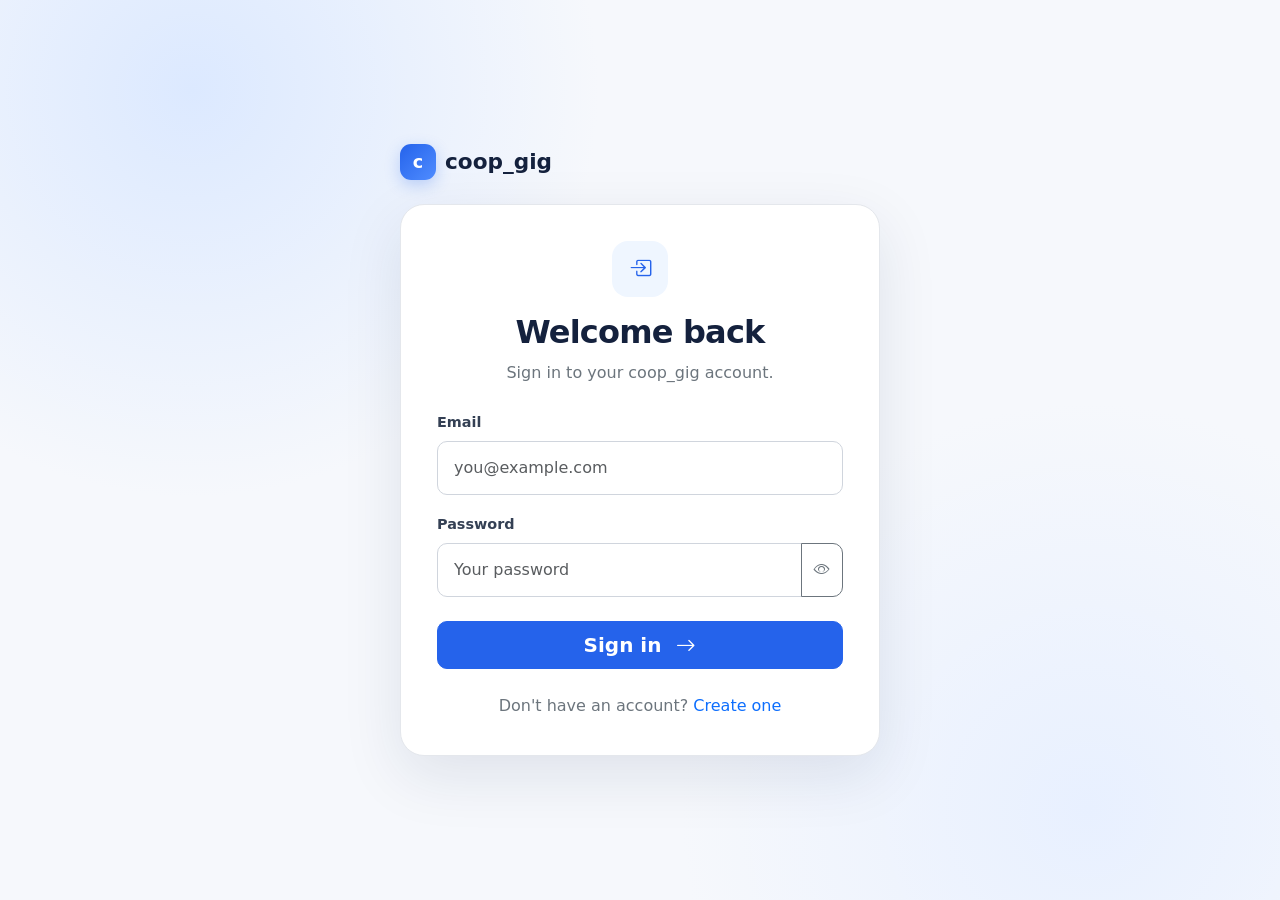
<file: frontend/worker-jobs.html>
<!DOCTYPE html>
<html lang="en">

<head>

    <meta charset="UTF-8">

    <meta
        name="viewport"
        content="width=device-width, initial-scale=1.0"
    >

    <title>My Jobs — coop_gig</title>

    <!-- Bootstrap -->
    <link
        href="https://cdn.jsdelivr.net/npm/bootstrap@5.3.3/dist/css/bootstrap.min.css"
        rel="stylesheet"
    >

    <!-- Bootstrap Icons -->
    <link
        href="https://cdn.jsdelivr.net/npm/bootstrap-icons@1.11.3/font/bootstrap-icons.css"
        rel="stylesheet"
    >

    <!-- Project CSS -->
    <link
        rel="stylesheet"
        href="css/style.css"
    >

</head>


<body class="app-bg">


<!-- =========================================================
     TOP BAR
     ========================================================= -->

<nav class="topbar">

    <div class="container-fluid px-4">

        <div class="d-flex align-items-center">

            <a
                class="brand"
                href="worker-dashboard.html"
            >

                <span class="brand-mark">
                    c
                </span>

                coop_gig

            </a>


            <div class="ms-auto d-flex align-items-center gap-3">

                <span
                    id="roleBadge"
                    class="role-badge"
                >
                    WORKER
                </span>

                <button
                    class="btn btn-light btn-sm"
                    onclick="logout()"
                >

                    <i class="bi bi-box-arrow-right me-1"></i>

                    Logout

                </button>

            </div>

        </div>

    </div>

</nav>


<!-- =========================================================
     MAIN
     ========================================================= -->

<div class="container-fluid px-4 py-4">

    <div class="row g-4">


        <!-- =================================================
             SIDEBAR
             ================================================= -->

        <aside class="col-xl-2 col-lg-3">

            <div class="sidebar-card">


                <a
                    class="side-link"
                    href="worker-dashboard.html"
                >

                    <i class="bi bi-grid-1x2-fill"></i>

                    Overview

                </a>


                <a
                    class="side-link active"
                    href="worker-jobs.html"
                >

                    <i class="bi bi-briefcase"></i>

                    My Jobs

                </a>


                <a
                    class="side-link"
                    href="worker-earnings.html"
                >

                    <i class="bi bi-wallet2"></i>

                    Earnings

                </a>


                <a
                    class="side-link"
                    href="worker-skills.html"
                >

                    <i class="bi bi-tools"></i>

                    My Skills

                </a>


                <a
                    class="side-link"
                    href="worker-certifications.html"
                >

                    <i class="bi bi-patch-check"></i>

                    Certifications

                </a>


                <a
                    class="side-link"
                    href="worker-welfare.html"
                >

                    <i class="bi bi-shield-check"></i>

                    Welfare

                </a>


                <a
                    class="side-link"
                    href="worker-profile.html"
                >

                    <i class="bi bi-person"></i>

                    My Profile

                </a>


                <button
                    class="side-link"
                    onclick="logout()"
                >

                    <i class="bi bi-box-arrow-left"></i>

                    Sign out

                </button>


            </div>

        </aside>


        <!-- =================================================
             CONTENT
             ================================================= -->

        <main class="col-xl-10 col-lg-9">


            <!-- HEADER -->

            <div
                class="d-flex flex-wrap justify-content-between align-items-end mb-4"
            >

                <div>

                    <span class="eyebrow">
                        WORKER PORTAL
                    </span>

                    <h1 class="fw-bold mt-1 mb-1">
                        My Jobs
                    </h1>

                    <p class="text-secondary mb-0">

                        Manage service requests assigned to you.

                    </p>

                </div>


                <button
                    class="btn btn-outline-primary"
                    onclick="loadJobs()"
                >

                    <i class="bi bi-arrow-clockwise me-2"></i>

                    Refresh

                </button>

            </div>


            <!-- =================================================
                 JOB SUMMARY
                 ================================================= -->

            <div class="row g-3 mb-4">


                <div class="col-md-4">

                    <div class="worker-stat-card">

                        <div class="worker-stat-icon blue">

                            <i class="bi bi-briefcase"></i>

                        </div>

                        <div>

                            <small>
                                Total Jobs
                            </small>

                            <strong id="totalJobs">
                                0
                            </strong>

                        </div>

                    </div>

                </div>


                <div class="col-md-4">

                    <div class="worker-stat-card">

                        <div class="worker-stat-icon orange">

                            <i class="bi bi-hourglass-split"></i>

                        </div>

                        <div>

                            <small>
                                Pending
                            </small>

                            <strong id="pendingJobs">
                                0
                            </strong>

                        </div>

                    </div>

                </div>


                <div class="col-md-4">

                    <div class="worker-stat-card">

                        <div class="worker-stat-icon green">

                            <i class="bi bi-check2-circle"></i>

                        </div>

                        <div>

                            <small>
                                Completed
                            </small>

                            <strong id="completedJobs">
                                0
                            </strong>

                        </div>

                    </div>

                </div>


            </div>


            <!-- =================================================
                 JOB LIST
                 ================================================= -->

            <div class="content-card">


                <div
                    class="d-flex justify-content-between align-items-center mb-4"
                >

                    <div>

                        <h5 class="fw-bold mb-1">
                            Service Requests
                        </h5>

                        <p class="text-secondary small mb-0">

                            Accept, reject and update your assigned jobs.

                        </p>

                    </div>

                </div>


                <div id="jobsContainer">

                    <div class="text-center py-5 text-secondary">

                        <div
                            class="spinner-border mb-3"
                            role="status"
                        ></div>

                        <div>
                            Loading jobs...
                        </div>

                    </div>

                </div>


            </div>


        </main>

    </div>

</div>


<!-- =========================================================
     JAVASCRIPT
     ========================================================= -->

<script src="js/app.js"></script>


<script>


/* =========================================================
   LOGIN CHECK
   ========================================================= */

requireLogin();


/* =========================================================
   LOAD JOBS
   ========================================================= */

async function loadJobs() {

    const container =
        document.getElementById(
            "jobsContainer"
        );


    container.innerHTML = `

        <div class="text-center py-5 text-secondary">

            <div
                class="spinner-border mb-3"
                role="status"
            ></div>

            <div>
                Loading jobs...
            </div>

        </div>

    `;


    try {


        /* =============================================
           CALL BACKEND
           ============================================= */

        const response =
            await api(
                "/bookings/worker"
            );


        const data =
            await response.json();


        if (!response.ok) {

            throw new Error(
                formatApiError(data)
            );

        }


        /* =============================================
           STATISTICS
           ============================================= */

        const total =
            data.length;


        const pending =
            data.filter(
                job =>
                    job.status === "PENDING"
            ).length;


        const completed =
            data.filter(
                job =>
                    job.status === "COMPLETED"
            ).length;


        document.getElementById(
            "totalJobs"
        ).textContent = total;


        document.getElementById(
            "pendingJobs"
        ).textContent = pending;


        document.getElementById(
            "completedJobs"
        ).textContent = completed;


        /* =============================================
           EMPTY STATE
           ============================================= */

        if (!data.length) {

            container.innerHTML = `

                <div class="empty-state">

                    <i class="bi bi-briefcase"></i>

                    <h5 class="mt-3">
                        No jobs yet
                    </h5>

                    <p class="mb-0">

                        You don't have any service requests
                        assigned to you yet.

                    </p>

                </div>

            `;

            return;

        }


        /* =============================================
           JOB CARDS
           ============================================= */

        container.innerHTML =
            data.map(
                job =>
                    createJobCard(job)
            ).join("");


    }

    catch (error) {

        console.error(
            "Jobs error:",
            error
        );


        container.innerHTML = `

            <div class="alert alert-danger">

                <i
                    class="bi bi-exclamation-circle me-2"
                ></i>

                ${error.message}

            </div>

        `;

    }

}


/* =========================================================
   CREATE JOB CARD
   ========================================================= */

function createJobCard(job) {


    const status =
        String(
            job.status
        ).toUpperCase();


    const statusClass =
        status.toLowerCase();


    let actions = "";


    /* =============================================
       PENDING
       ============================================= */

    if (status === "PENDING") {

        actions = `

            <button
                class="btn btn-success btn-sm"
                onclick="updateJob(${job.id}, 'accept')"
            >

                <i class="bi bi-check-lg me-1"></i>

                Accept

            </button>


            <button
                class="btn btn-outline-danger btn-sm"
                onclick="updateJob(${job.id}, 'reject')"
            >

                <i class="bi bi-x-lg me-1"></i>

                Reject

            </button>

        `;

    }


    /* =============================================
       ACCEPTED
       ============================================= */

    else if (status === "ACCEPTED") {

        actions = `

            <button
                class="btn btn-primary btn-sm"
                onclick="updateJob(${job.id}, 'start')"
            >

                <i class="bi bi-play-fill me-1"></i>

                Start Job

            </button>

        `;

    }


    /* =============================================
       IN PROGRESS
       ============================================= */

    else if (status === "IN_PROGRESS") {

        actions = `

            <button
                class="btn btn-success btn-sm"
                onclick="updateJob(${job.id}, 'complete')"
            >

                <i class="bi bi-check2-circle me-1"></i>

                Complete Job

            </button>

        `;

    }


    /* =============================================
       COMPLETED
       ============================================= */

    else if (status === "COMPLETED") {

        actions = `

            <span class="text-success small">

                <i class="bi bi-check-circle-fill me-1"></i>

                Job completed

            </span>

        `;

    }


    /* =============================================
       REJECTED / CANCELLED
       ============================================= */

    else {

        actions = `

            <span class="text-secondary small">

                No actions available

            </span>

        `;

    }


    return `

        <div class="job-card mb-3">


            <div class="job-card-header">


                <div class="d-flex align-items-center gap-3">


                    <div class="job-icon">

                        <i class="bi bi-tools"></i>

                    </div>


                    <div>

                        <h6 class="fw-bold mb-1">

                            Service #${job.service_id}

                        </h6>

                        <small class="text-secondary">

                            Booking #${job.id}

                        </small>

                    </div>


                </div>


                <span
                    class="status-pill ${statusClass}"
                >

                    ${status.replaceAll("_", " ")}

                </span>


            </div>


            <div class="job-card-body">


                <div class="row g-3">


                    <div class="col-md-3">

                        <small class="job-label">
                            Customer
                        </small>

                        <div class="job-value">

                            <i class="bi bi-person me-1"></i>

                            Customer #${job.customer_id}

                        </div>

                    </div>


                    <div class="col-md-3">

                        <small class="job-label">
                            Date
                        </small>

                        <div class="job-value">

                            <i class="bi bi-calendar3 me-1"></i>

                            ${job.scheduled_date}

                        </div>

                    </div>


                    <div class="col-md-3">

                        <small class="job-label">
                            Time
                        </small>

                        <div class="job-value">

                            <i class="bi bi-clock me-1"></i>

                            ${job.scheduled_time}

                        </div>

                    </div>


                    <div class="col-md-3">

                        <small class="job-label">
                            Amount
                        </small>

                        <div class="job-value fw-bold">

                            ₹${Number(
                                job.estimated_amount || 0
                            ).toLocaleString("en-IN")}

                        </div>

                    </div>


                    <div class="col-md-6">

                        <small class="job-label">
                            Location
                        </small>

                        <div class="job-value">

                            <i class="bi bi-geo-alt me-1"></i>

                            ${job.address},
                            ${job.city}

                        </div>

                    </div>


                    <div class="col-md-6">

                        <small class="job-label">
                            Description
                        </small>

                        <div class="job-value">

                            ${
                                job.description
                                || "No description provided."
                            }

                        </div>

                    </div>


                </div>


            </div>


            <div class="job-card-footer">

                ${actions}

            </div>


        </div>

    `;

}


/* =========================================================
   UPDATE JOB STATUS
   ========================================================= */

async function updateJob(
    bookingId,
    action
) {


    const confirmation =
        confirm(
            `Are you sure you want to ${action.replace(
                "_",
                " "
            )} booking #${bookingId}?`
        );


    if (!confirmation) {

        return;

    }


    try {


        const response =
            await api(
                `/bookings/${bookingId}/${action}`,
                {
                    method: "PATCH"
                }
            );


        const data =
            await response.json();


        if (!response.ok) {

            throw new Error(
                formatApiError(data)
            );

        }


        /*
         * Reload jobs
         */

        await loadJobs();


    }

    catch (error) {

        alert(
            error.message
        );

    }

}


/* =========================================================
   ROLE BADGE
   ========================================================= */

const role =
    localStorage.getItem("role")
    || "WORKER";


document.getElementById(
    "roleBadge"
).textContent =
    role.replaceAll(
        "_",
        " "
    );


/* =========================================================
   INITIAL LOAD
   ========================================================= */

loadJobs();


</script>


</body>

</html>
</file>
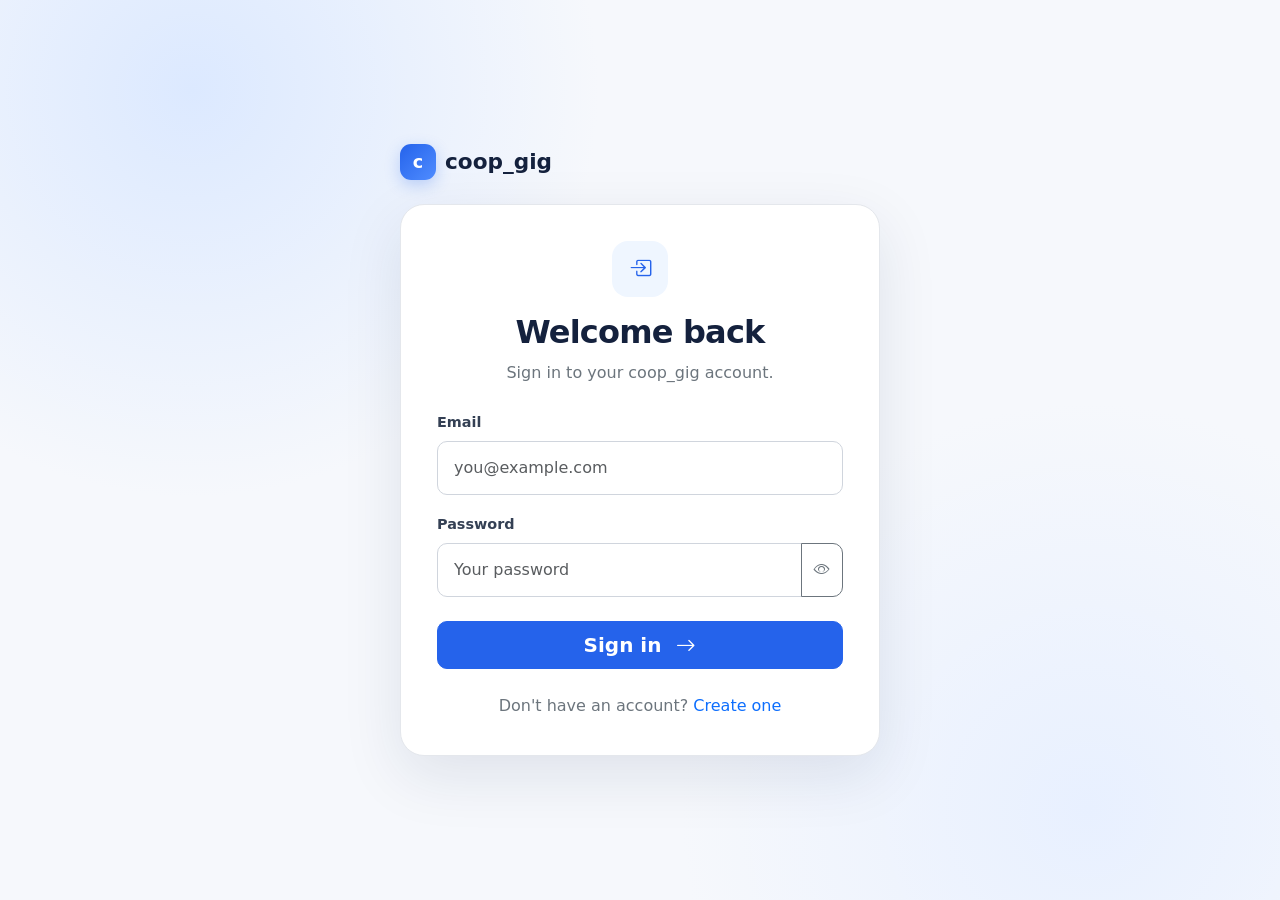
<file: frontend/worker-profile.html>
<!DOCTYPE html>
<html lang="en">
<head>

    <meta charset="UTF-8">

    <meta
        name="viewport"
        content="width=device-width, initial-scale=1.0"
    >

    <title>My Profile — coop_gig</title>

    <link
        href="https://cdn.jsdelivr.net/npm/bootstrap@5.3.3/dist/css/bootstrap.min.css"
        rel="stylesheet"
    >

    <link
        href="https://cdn.jsdelivr.net/npm/bootstrap-icons@1.11.3/font/bootstrap-icons.css"
        rel="stylesheet"
    >

    <link rel="stylesheet" href="css/style.css">

</head>

<body class="app-bg">


<nav class="topbar">

    <div class="container-fluid px-4">

        <div class="d-flex align-items-center">

            <a class="brand" href="worker-dashboard.html">
                <span class="brand-mark">c</span>
                coop_gig
            </a>

            <div class="ms-auto d-flex gap-3 align-items-center">

                <span class="role-badge">
                    WORKER
                </span>

                <button
                    class="btn btn-light btn-sm"
                    onclick="logout()"
                >
                    <i class="bi bi-box-arrow-right me-1"></i>
                    Logout
                </button>

            </div>

        </div>

    </div>

</nav>


<div class="container-fluid px-4 py-4">

    <div class="row g-4">

        <aside class="col-xl-2 col-lg-3">

            <div class="sidebar-card">

                <a class="side-link" href="worker-dashboard.html">
                    <i class="bi bi-grid-1x2-fill"></i>
                    Overview
                </a>

                <a class="side-link" href="worker-jobs.html">
                    <i class="bi bi-briefcase"></i>
                    My Jobs
                </a>

                <a class="side-link" href="worker-earnings.html">
                    <i class="bi bi-wallet2"></i>
                    Earnings
                </a>

                <a class="side-link" href="worker-skills.html">
                    <i class="bi bi-tools"></i>
                    My Skills
                </a>

                <a class="side-link" href="worker-certifications.html">
                    <i class="bi bi-patch-check"></i>
                    Certifications
                </a>

                <a class="side-link" href="worker-welfare.html">
                    <i class="bi bi-shield-check"></i>
                    Welfare
                </a>

                <a
                    class="side-link active"
                    href="worker-profile.html"
                >
                    <i class="bi bi-person"></i>
                    My Profile
                </a>

                <button class="side-link" onclick="logout()">
                    <i class="bi bi-box-arrow-left"></i>
                    Sign out
                </button>

            </div>

        </aside>


        <main class="col-xl-10 col-lg-9">

            <div class="mb-4">

                <span class="eyebrow">
                    ACCOUNT
                </span>

                <h1 class="fw-bold mt-1">
                    My Profile
                </h1>

                <p class="text-secondary">
                    View your account and professional information.
                </p>

            </div>


            <div class="content-card">

                <div id="profileContainer">

                    <div class="text-center py-5 text-secondary">

                        <div class="spinner-border mb-3"></div>

                        <div>
                            Loading profile...
                        </div>

                    </div>

                </div>

            </div>

        </main>

    </div>

</div>


<script src="js/app.js"></script>

<script>

requireLogin();


async function loadProfile() {

    const container =
        document.getElementById(
            "profileContainer"
        );

    try {

        const response =
            await api("/workers/me");

        const data =
            await response.json();

        if (!response.ok) {
            throw new Error(formatApiError(data));
        }


        container.innerHTML = `

            <div class="row g-4">

                <div class="col-md-4">

                    <div class="text-center">

                        <div
                            class="avatar"
                            style="
                                width:90px;
                                height:90px;
                                font-size:2rem;
                                margin:auto;
                            "
                        >
                            ${data.name
                                ? data.name.charAt(0).toUpperCase()
                                : "W"}
                        </div>

                        <h4 class="fw-bold mt-3">
                            ${data.name || "Worker"}
                        </h4>

                        <span class="status-pill accepted">
                            WORKER
                        </span>

                    </div>

                </div>


                <div class="col-md-8">

                    <div class="row g-3">

                        <div class="col-md-6">

                            <small class="text-secondary">
                                Experience
                            </small>

                            <h6 class="fw-bold mt-1">
                                ${data.experience_years || 0}
                                years
                            </h6>

                        </div>


                        <div class="col-md-6">

                            <small class="text-secondary">
                                Hourly Rate
                            </small>

                            <h6 class="fw-bold mt-1">
                                ₹${data.hourly_rate || 0}
                            </h6>

                        </div>


                        <div class="col-md-6">

                            <small class="text-secondary">
                                Rating
                            </small>

                            <h6 class="fw-bold mt-1">

                                <i
                                    class="bi bi-star-fill text-warning"
                                ></i>

                                ${data.average_rating || 0}

                            </h6>

                        </div>


                        <div class="col-md-6">

                            <small class="text-secondary">
                                Completed Jobs
                            </small>

                            <h6 class="fw-bold mt-1">
                                ${data.total_jobs || 0}
                            </h6>

                        </div>


                        <div class="col-12">

                            <small class="text-secondary">
                                Bio
                            </small>

                            <p class="mt-1 mb-0">
                                ${
                                    data.bio ||
                                    "No professional bio added yet."
                                }
                            </p>

                        </div>

                    </div>

                </div>

            </div>

        `;

    }

    catch(error) {

        container.innerHTML = `
            <div class="alert alert-danger">
                ${error.message}
            </div>
        `;

    }

}

loadProfile();

</script>

</body>
</html>
</file>
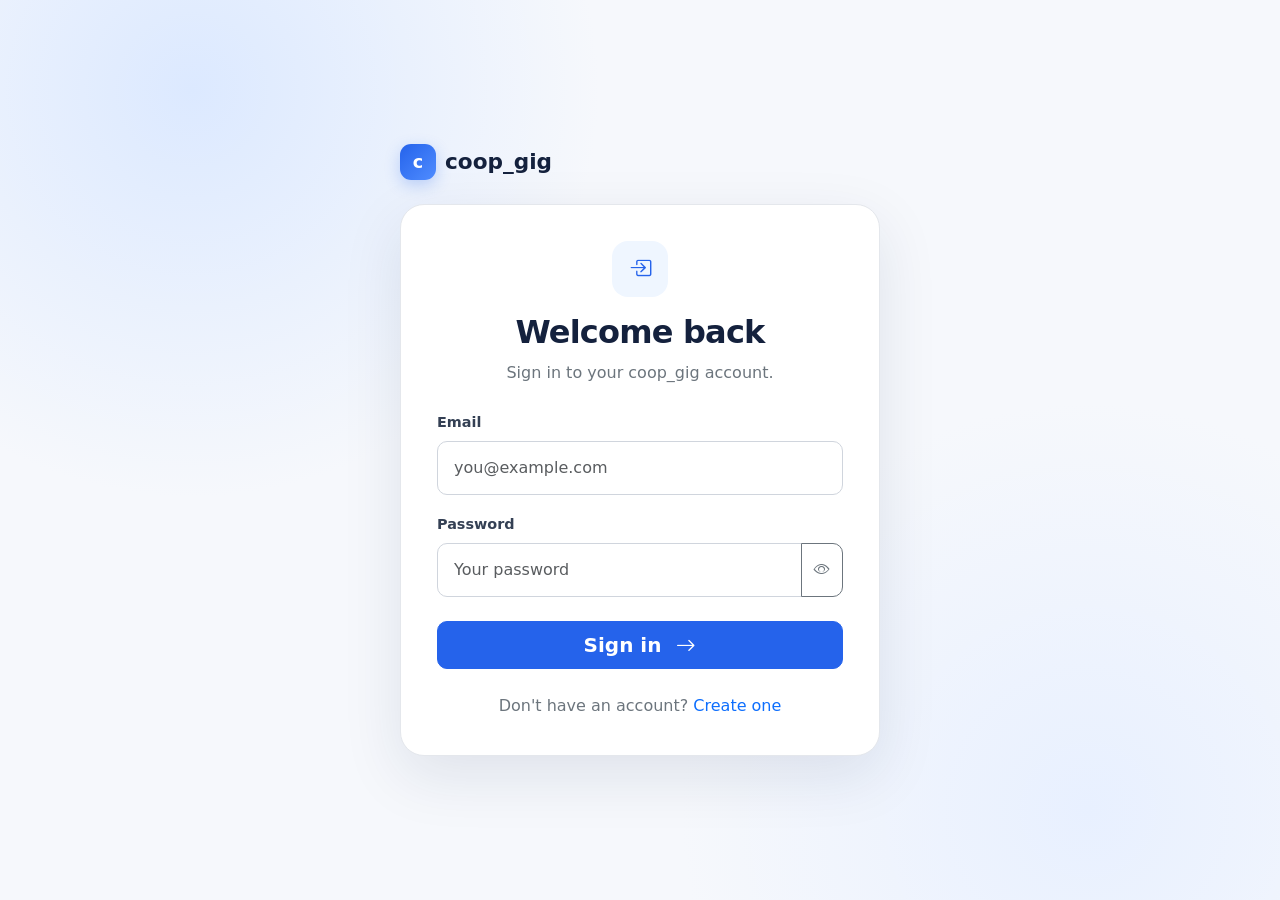
<file: frontend/worker-skills.html>
<!DOCTYPE html>
<html lang="en">

<head>

    <meta charset="UTF-8">

    <meta
        name="viewport"
        content="width=device-width, initial-scale=1.0"
    >

    <title>My Skills — coop_gig</title>

    <link
        href="https://cdn.jsdelivr.net/npm/bootstrap@5.3.3/dist/css/bootstrap.min.css"
        rel="stylesheet"
    >

    <link
        href="https://cdn.jsdelivr.net/npm/bootstrap-icons@1.11.3/font/bootstrap-icons.css"
        rel="stylesheet"
    >

    <link rel="stylesheet" href="css/style.css">

</head>


<body class="app-bg">


<!-- TOPBAR -->

<nav class="topbar">

    <div class="container-fluid px-4">

        <div class="d-flex align-items-center">

            <a
                class="brand"
                href="worker-dashboard.html"
            >

                <span class="brand-mark">
                    c
                </span>

                coop_gig

            </a>


            <div class="ms-auto d-flex align-items-center gap-3">

                <span class="role-badge">
                    WORKER
                </span>

                <button
                    class="btn btn-light btn-sm"
                    onclick="logout()"
                >

                    <i class="bi bi-box-arrow-right me-1"></i>
                    Logout

                </button>

            </div>

        </div>

    </div>

</nav>



<!-- MAIN -->

<div class="container-fluid px-4 py-4">

    <div class="row g-4">


        <!-- SIDEBAR -->

        <aside class="col-xl-2 col-lg-3">

            <div class="sidebar-card">

                <a
                    class="side-link"
                    href="worker-dashboard.html"
                >
                    <i class="bi bi-grid-1x2-fill"></i>
                    Overview
                </a>


                <a
                    class="side-link"
                    href="worker-jobs.html"
                >
                    <i class="bi bi-briefcase"></i>
                    My Jobs
                </a>


                <a
                    class="side-link"
                    href="worker-earnings.html"
                >
                    <i class="bi bi-wallet2"></i>
                    Earnings
                </a>


                <a
                    class="side-link active"
                    href="worker-skills.html"
                >
                    <i class="bi bi-tools"></i>
                    My Skills
                </a>


                <a
                    class="side-link"
                    href="worker-certifications.html"
                >
                    <i class="bi bi-patch-check"></i>
                    Certifications
                </a>


                <a
                    class="side-link"
                    href="worker-welfare.html"
                >
                    <i class="bi bi-shield-check"></i>
                    Welfare
                </a>


                <a
                    class="side-link"
                    href="worker-profile.html"
                >
                    <i class="bi bi-person"></i>
                    My Profile
                </a>


                <button
                    class="side-link"
                    onclick="logout()"
                >
                    <i class="bi bi-box-arrow-left"></i>
                    Sign out
                </button>

            </div>

        </aside>



        <!-- CONTENT -->

        <main class="col-xl-10 col-lg-9">


            <div class="mb-4">

                <span class="eyebrow">
                    PROFESSIONAL PROFILE
                </span>

                <h1 class="fw-bold mt-1 mb-1">
                    My Skills
                </h1>

                <p class="text-secondary mb-0">
                    Skills and services you provide through coop_gig.
                </p>

            </div>



            <div class="content-card">


                <div
                    class="d-flex flex-wrap
                           justify-content-between
                           align-items-center mb-4"
                >

                    <div>

                        <h5 class="fw-bold mb-1">
                            Skills & Services
                        </h5>

                        <p class="text-secondary small mb-0">
                            Your registered professional skills.
                        </p>

                    </div>


                    <button
                        class="btn btn-outline-primary"
                        onclick="loadSkills()"
                    >

                        <i class="bi bi-arrow-clockwise me-1"></i>
                        Refresh

                    </button>

                </div>



                <div id="skillsContainer">

                    <div class="text-center py-5 text-secondary">

                        <div
                            class="spinner-border mb-3"
                            role="status"
                        ></div>

                        <div>
                            Loading skills...
                        </div>

                    </div>

                </div>


            </div>


        </main>

    </div>

</div>



<script src="js/app.js"></script>


<script>

requireLogin();


async function loadSkills() {

    const container =
        document.getElementById("skillsContainer");


    container.innerHTML = `

        <div class="text-center py-5 text-secondary">

            <div
                class="spinner-border mb-3"
                role="status"
            ></div>

            <div>
                Loading skills...
            </div>

        </div>

    `;


    try {

        /*
         * CORRECT BACKEND ENDPOINT
         *
         * GET /worker-skills/me
         */

        const response =
            await api("/worker-skills/me");


        const data =
            await response.json();


        if (!response.ok) {

            throw new Error(
                formatApiError(data)
            );

        }


        if (!Array.isArray(data) || data.length === 0) {

            container.innerHTML = `

                <div class="empty-state">

                    <i class="bi bi-tools"></i>

                    <h5 class="mt-3">
                        No skills added
                    </h5>

                    <p class="mb-0">
                        Your professional skills
                        will appear here.
                    </p>

                </div>

            `;

            return;

        }


        container.innerHTML = `

            <div class="row g-3">

                ${data.map(skill => `

                    <div class="col-md-6 col-xl-4">

                        <div class="service-card-lg">

                            <div class="service-icon">

                                <i class="bi bi-tools"></i>

                            </div>


                            <div>

                                <h6 class="fw-bold mb-2">

                                    Service #${skill.service_id}

                                </h6>


                                <span
                                    class="status-pill accepted"
                                >

                                    ${skill.skill_level}

                                </span>


                                <p
                                    class="small
                                           text-secondary
                                           mt-3
                                           mb-0"
                                >

                                    <i class="bi bi-clock me-1"></i>

                                    ${skill.years_experience}

                                    ${
                                        skill.years_experience == 1
                                            ? "year"
                                            : "years"
                                    }

                                    experience

                                </p>

                            </div>

                        </div>

                    </div>

                `).join("")}

            </div>

        `;

    }


    catch(error) {

        console.error(
            "Skills error:",
            error
        );


        container.innerHTML = `

            <div class="alert alert-danger">

                <i
                    class="bi bi-exclamation-circle me-2"
                ></i>

                ${error.message}

            </div>

        `;

    }

}


loadSkills();

</script>


</body>

</html>
</file>
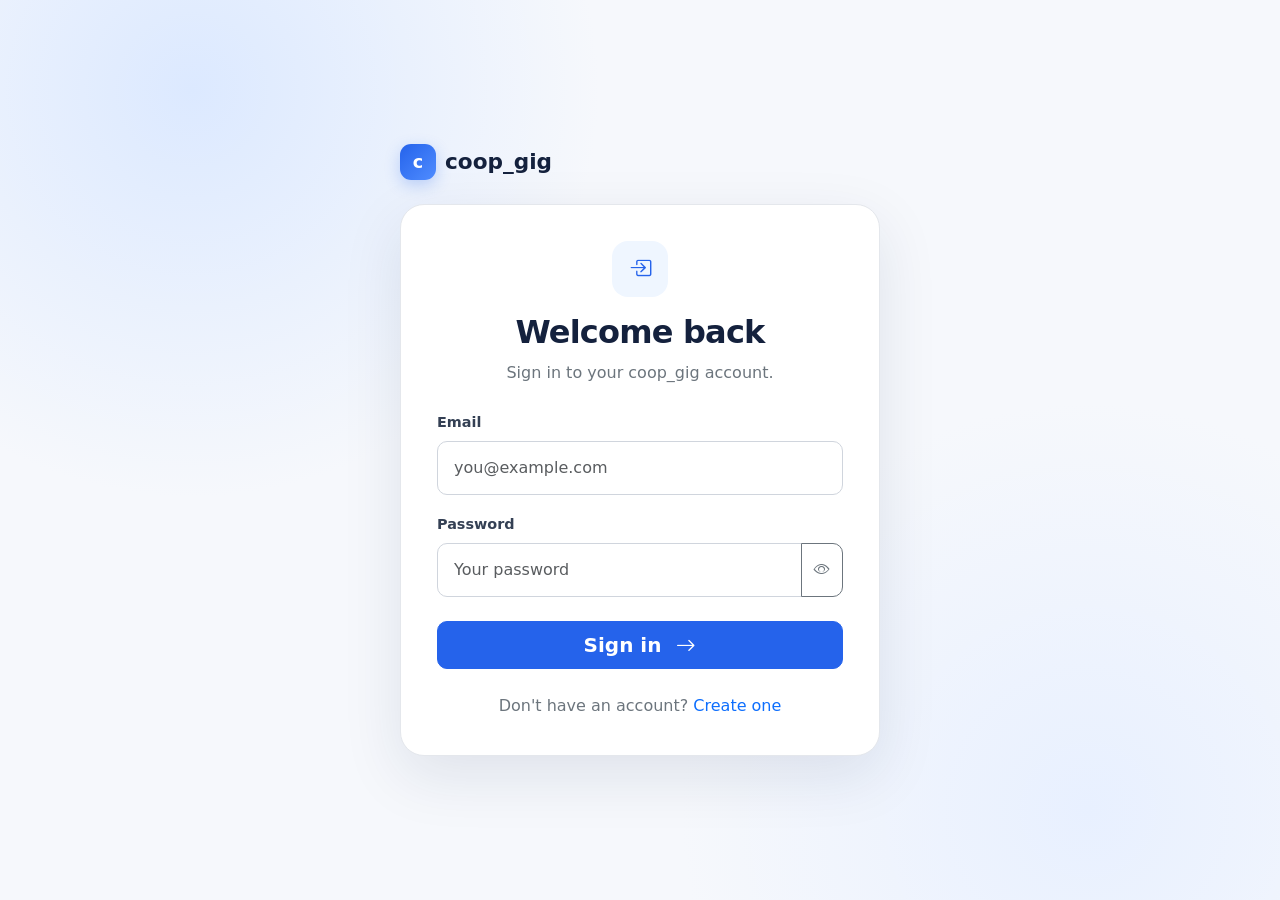
<file: frontend/worker-welfare.html>
<!DOCTYPE html>
<html lang="en">
<head>

    <meta charset="UTF-8">

    <meta
        name="viewport"
        content="width=device-width, initial-scale=1.0"
    >

    <title>Welfare & Insurance — coop_gig</title>

    <link
        href="https://cdn.jsdelivr.net/npm/bootstrap@5.3.3/dist/css/bootstrap.min.css"
        rel="stylesheet"
    >

    <link
        href="https://cdn.jsdelivr.net/npm/bootstrap-icons@1.11.3/font/bootstrap-icons.css"
        rel="stylesheet"
    >

    <link rel="stylesheet" href="css/style.css">

</head>

<body class="app-bg">


<nav class="topbar">

    <div class="container-fluid px-4">

        <div class="d-flex align-items-center">

            <a class="brand" href="worker-dashboard.html">
                <span class="brand-mark">c</span>
                coop_gig
            </a>

            <div class="ms-auto d-flex gap-3 align-items-center">

                <span class="role-badge">
                    WORKER
                </span>

                <button
                    class="btn btn-light btn-sm"
                    onclick="logout()"
                >
                    <i class="bi bi-box-arrow-right me-1"></i>
                    Logout
                </button>

            </div>

        </div>

    </div>

</nav>


<div class="container-fluid px-4 py-4">

    <div class="row g-4">

        <aside class="col-xl-2 col-lg-3">

            <div class="sidebar-card">

                <a class="side-link" href="worker-dashboard.html">
                    <i class="bi bi-grid-1x2-fill"></i>
                    Overview
                </a>

                <a class="side-link" href="worker-jobs.html">
                    <i class="bi bi-briefcase"></i>
                    My Jobs
                </a>

                <a class="side-link" href="worker-earnings.html">
                    <i class="bi bi-wallet2"></i>
                    Earnings
                </a>

                <a class="side-link" href="worker-skills.html">
                    <i class="bi bi-tools"></i>
                    My Skills
                </a>

                <a class="side-link" href="worker-certifications.html">
                    <i class="bi bi-patch-check"></i>
                    Certifications
                </a>

                <a
                    class="side-link active"
                    href="worker-welfare.html"
                >
                    <i class="bi bi-shield-check"></i>
                    Welfare
                </a>

                <a class="side-link" href="worker-profile.html">
                    <i class="bi bi-person"></i>
                    My Profile
                </a>

                <button class="side-link" onclick="logout()">
                    <i class="bi bi-box-arrow-left"></i>
                    Sign out
                </button>

            </div>

        </aside>


        <main class="col-xl-10 col-lg-9">

            <div class="mb-4">

                <span class="eyebrow">
                    WORKER PROTECTION
                </span>

                <h1 class="fw-bold mt-1">
                    Welfare & Insurance
                </h1>

                <p class="text-secondary">
                    Insurance coverage, welfare contributions and
                    emergency support.
                </p>

            </div>


            <div class="row g-4">

                <div class="col-md-6">

                    <div class="content-card h-100">

                        <div class="service-icon mb-3">
                            <i class="bi bi-shield-check"></i>
                        </div>

                        <h5 class="fw-bold">
                            Insurance Protection
                        </h5>

                        <p class="text-secondary">
                            Your insurance provider, policy and
                            coverage information will be shown here.
                        </p>

                        <span class="status-pill pending">
                            Not configured
                        </span>

                    </div>

                </div>


                <div class="col-md-6">

                    <div class="content-card h-100">

                        <div class="service-icon mb-3">
                            <i class="bi bi-heart-pulse"></i>
                        </div>

                        <h5 class="fw-bold">
                            Emergency Support
                        </h5>

                        <p class="text-secondary">
                            Welfare and emergency assistance available
                            through the cooperative.
                        </p>

                        <span class="status-pill pending">
                            Not configured
                        </span>

                    </div>

                </div>


                <div class="col-12">

                    <div class="content-card">

                        <h5 class="fw-bold">
                            Welfare Information
                        </h5>

                        <p class="text-secondary">

                            Your cooperative welfare information will
                            appear here once it has been registered.

                        </p>

                        <div class="alert alert-info mb-0">

                            <i class="bi bi-info-circle me-2"></i>

                            Welfare management is being connected
                            to the cooperative administration system.

                        </div>

                    </div>

                </div>

            </div>

        </main>

    </div>

</div>


<script src="js/app.js"></script>

<script>
requireLogin();
</script>

</body>
</html>
</file>
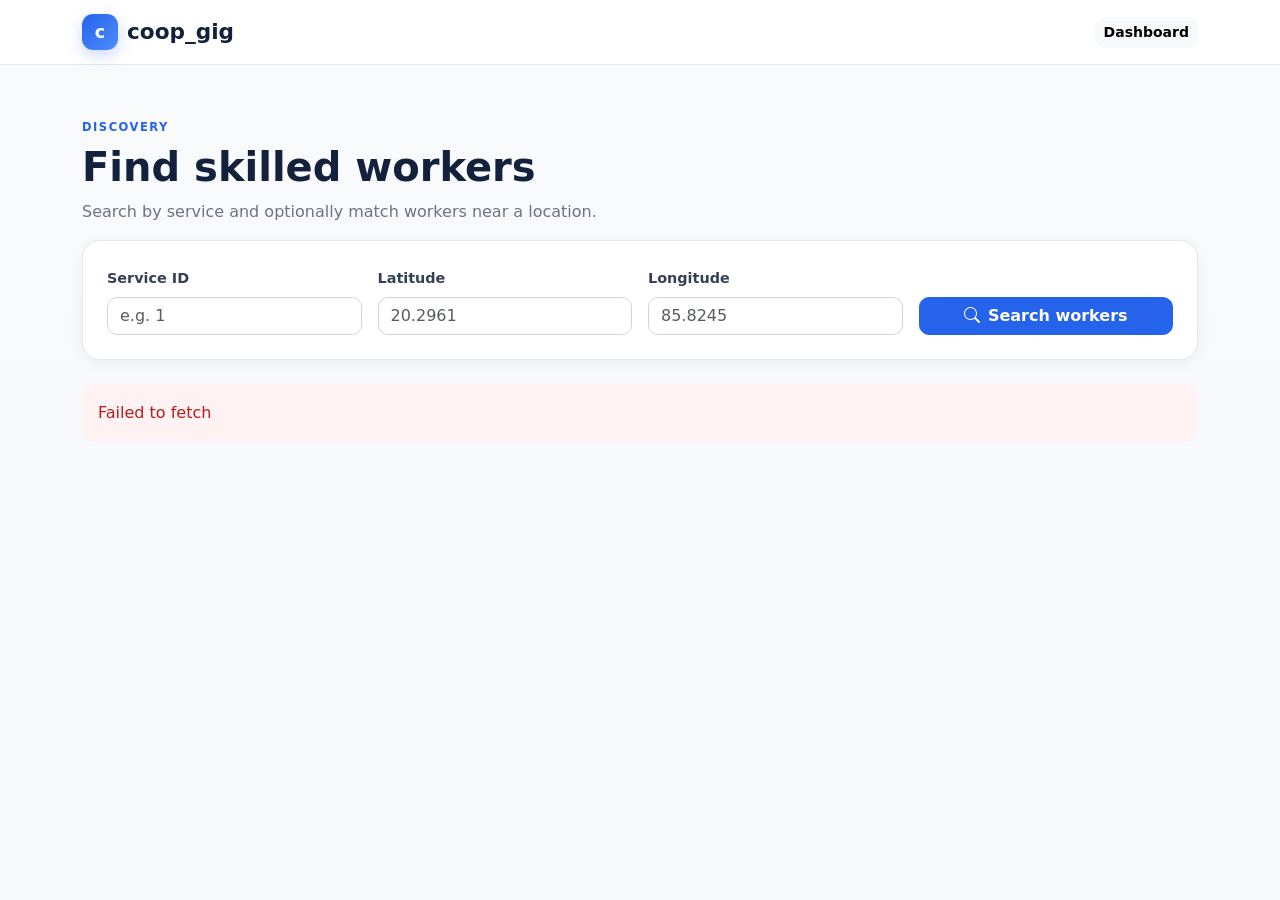
<file: frontend/workers.html>
<!DOCTYPE html>
<html lang="en"><head>
<meta charset="UTF-8"><meta name="viewport" content="width=device-width, initial-scale=1.0">
<title>Find Workers — coop_gig</title>
<link href="https://cdn.jsdelivr.net/npm/bootstrap@5.3.3/dist/css/bootstrap.min.css" rel="stylesheet">
<link href="https://cdn.jsdelivr.net/npm/bootstrap-icons@1.11.3/font/bootstrap-icons.css" rel="stylesheet">
<link rel="stylesheet" href="css/style.css">
</head><body class="app-bg">
<nav class="topbar"><div class="container d-flex align-items-center"><a class="brand" href="dashboard.html"><span class="brand-mark">c</span> coop_gig</a><a class="btn btn-light btn-sm ms-auto" href="dashboard.html">Dashboard</a></div></nav>
<div class="container py-5"><span class="eyebrow">DISCOVERY</span><h1 class="fw-bold mt-1">Find skilled workers</h1><p class="text-secondary">Search by service and optionally match workers near a location.</p>
<div class="content-card mb-4"><div class="row g-3 align-items-end"><div class="col-md-3"><label class="form-label">Service ID</label><input id="serviceId" class="form-control" placeholder="e.g. 1"></div><div class="col-md-3"><label class="form-label">Latitude</label><input id="latitude" class="form-control" placeholder="20.2961"></div><div class="col-md-3"><label class="form-label">Longitude</label><input id="longitude" class="form-control" placeholder="85.8245"></div><div class="col-md-3"><button class="btn btn-primary w-100" onclick="searchWorkers()"><i class="bi bi-search me-2"></i>Search workers</button></div></div></div>
<div id="workers" class="row g-4"></div></div>
<script src="js/app.js"></script><script>
const p=new URLSearchParams(location.search); if(p.get("service_id"))document.getElementById("serviceId").value=p.get("service_id");
async function searchWorkers(){const q=new URLSearchParams();if(serviceId.value)q.set("service_id",serviceId.value);if(latitude.value)q.set("latitude",latitude.value);if(longitude.value)q.set("longitude",longitude.value);const box=document.getElementById("workers");box.innerHTML='<div class="col-12"><div class="content-card text-secondary">Searching...</div></div>';
try{const r=await api("/search/workers?"+q);const d=await r.json();if(!r.ok)throw Error(formatApiError(d));box.innerHTML=d.length?d.map(w=>`<div class="col-md-6 col-xl-4"><div class="worker-card"><div class="d-flex align-items-start"><div class="avatar">${(w.name||"W").split(" ").map(x=>x[0]).slice(0,2).join("")}</div><div class="ms-3"><h5 class="fw-bold mb-1">${w.name}</h5><p class="text-secondary small mb-1">${w.service_name} · ${w.skill_level}</p><span class="verified-badge"><i class="bi bi-patch-check-fill me-1"></i>${w.verification_status}</span></div></div><div class="worker-meta mt-4"><span><i class="bi bi-star-fill text-warning"></i> ${w.average_rating}</span><span><i class="bi bi-briefcase"></i> ${w.total_jobs} jobs</span><span><i class="bi bi-clock"></i> ₹${w.hourly_rate}/hr</span></div><div class="small text-secondary mt-3">${w.years_experience} years experience${w.distance_km!=null?" · "+w.distance_km+" km away":""}</div><button class="btn btn-primary w-100 mt-3" onclick="alert('Worker selected. Use the booking API from the backend or continue through the demo flow.')">View & book</button></div></div>`).join(""):'<div class="col-12"><div class="empty-state"><i class="bi bi-search"></i><h5>No workers found</h5><p>Try another service or location.</p></div></div>';}catch(e){box.innerHTML=`<div class="col-12"><div class="alert alert-danger">${e.message}</div></div>`;}}
searchWorkers();
</script></body></html>
</file>
<file: frontend/css/style.css>
/* =========================================================
   COOP_GIG — GLOBAL STYLES
   ========================================================= */

:root {
    --primary: #2563eb;
    --primary-dark: #1d4ed8;
    --primary-light: #eff6ff;

    --ink: #14213d;
    --text: #344054;
    --muted: #667085;

    --bg: #f6f8fc;
    --white: #ffffff;

    --line: #e4e7ec;

    --success: #16a34a;
    --success-bg: #ecfdf3;

    --warning: #d97706;
    --warning-bg: #fff7e6;

    --danger: #dc2626;
    --danger-bg: #fef2f2;

    --purple: #7c3aed;
    --purple-bg: #f5f3ff;

    --shadow-sm: 0 4px 15px rgba(16, 24, 40, 0.05);
    --shadow-md: 0 10px 30px rgba(16, 24, 40, 0.08);
    --shadow-lg: 0 20px 60px rgba(16, 24, 40, 0.12);
}


/* =========================================================
   RESET
   ========================================================= */

* {
    box-sizing: border-box;
}

html {
    scroll-behavior: smooth;
}

body {
    margin: 0;

    font-family:
        Inter,
        ui-sans-serif,
        system-ui,
        -apple-system,
        BlinkMacSystemFont,
        "Segoe UI",
        sans-serif;

    color: var(--ink);
    background: var(--bg);

    line-height: 1.6;
}

a {
    text-decoration: none;
}

button,
input,
select,
textarea {
    font-family: inherit;
}


/* =========================================================
   BRAND
   ========================================================= */

.brand {
    display: inline-flex;
    align-items: center;
    gap: 9px;

    font-size: 1.35rem;
    font-weight: 800;

    color: var(--ink);
}

.brand:hover {
    color: var(--primary);
}

.brand-mark {
    width: 36px;
    height: 36px;

    display: inline-flex;
    align-items: center;
    justify-content: center;

    border-radius: 11px;

    background: linear-gradient(
        135deg,
        var(--primary),
        #4f8cff
    );

    color: white;

    font-size: 1.1rem;
    font-weight: 900;

    box-shadow:
        0 5px 15px rgba(37, 99, 235, 0.25);
}


/* =========================================================
   BUTTONS
   ========================================================= */

.btn {
    border-radius: 10px;
    font-weight: 600;
    transition: all 0.2s ease;
}

.btn-primary {
    background: var(--primary);
    border-color: var(--primary);
}

.btn-primary:hover {
    background: var(--primary-dark);
    border-color: var(--primary-dark);

    transform: translateY(-1px);

    box-shadow:
        0 7px 18px rgba(37, 99, 235, 0.22);
}

.btn-white {
    background: white;
    border: 1px solid var(--line);
    color: var(--ink);
}

.btn-white:hover {
    background: #f9fafb;
    border-color: #d0d5dd;
}


/* =========================================================
   NAVBAR
   ========================================================= */

.navbar {
    background: rgba(255, 255, 255, 0.96) !important;

    backdrop-filter: blur(12px);
}

.navbar .btn-link {
    font-weight: 600;
}


/* =========================================================
   EYEBROW / SECTION LABEL
   ========================================================= */

.eyebrow {
    display: inline-flex;
    align-items: center;
    gap: 6px;

    font-size: 0.72rem;

    letter-spacing: 0.13em;

    font-weight: 800;

    color: var(--primary);
}


/* =========================================================
   LANDING PAGE / HERO
   ========================================================= */

.hero-section {
    position: relative;

    overflow: hidden;

    background:
        radial-gradient(
            circle at 85% 20%,
            #dce9ff 0,
            transparent 32%
        ),
        radial-gradient(
            circle at 15% 90%,
            #e9f1ff 0,
            transparent 30%
        ),
        linear-gradient(
            135deg,
            #eef4ff,
            #ffffff
        );

    border-bottom: 1px solid var(--line);
}

.hero-section .display-3 {
    color: var(--ink);
    letter-spacing: -0.04em;
}

.hero-section .lead {
    max-width: 700px;
    color: var(--muted);
}


/* =========================================================
   HERO WORKER CARD
   ========================================================= */

.hero-card {
    background: rgba(255, 255, 255, 0.96);

    border: 1px solid #e7ebf2;

    border-radius: 24px;

    padding: 28px;

    box-shadow:
        0 25px 70px rgba(30, 64, 175, 0.14);

    transition: transform 0.25s ease;
}

.hero-card:hover {
    transform: translateY(-4px);
}

.hero-card-top {
    margin-bottom: 24px;

    font-size: 0.8rem;

    color: var(--muted);
}

.status-dot {
    display: inline-block;

    width: 8px;
    height: 8px;

    margin-right: 7px;

    border-radius: 50%;

    background: #22c55e;

    box-shadow:
        0 0 0 4px rgba(34, 197, 94, 0.12);
}

.worker-preview {
    display: flex;
    align-items: center;
}

.avatar {
    width: 52px;
    height: 52px;

    display: flex;
    align-items: center;
    justify-content: center;

    flex-shrink: 0;

    border-radius: 16px;

    background: #e8f0ff;

    color: var(--primary);

    font-weight: 800;
}

.avatar-lg {
    width: 64px;
    height: 64px;

    margin-right: 14px;

    font-size: 1.15rem;

    border-radius: 18px;
}

.rating {
    font-size: 0.82rem;

    color: #b7791f;
}

.rating i {
    color: #f59e0b;
}


/* =========================================================
   VERIFIED BADGE
   ========================================================= */

.verified-badge {
    display: inline-flex;
    align-items: center;

    width: fit-content;

    font-size: 0.73rem;

    font-weight: 700;

    color: var(--success);

    background: var(--success-bg);

    border-radius: 999px;

    padding: 5px 10px;

    white-space: nowrap;
}


/* =========================================================
   HERO PREVIEW GRID
   ========================================================= */

.preview-grid {
    display: grid;

    grid-template-columns: repeat(2, 1fr);

    gap: 12px;

    margin-top: 25px;
}

.preview-grid > div {
    padding: 15px;

    background: #f8fafc;

    border: 1px solid #eef0f4;

    border-radius: 14px;
}

.preview-grid small {
    display: block;

    color: var(--muted);

    font-size: 0.72rem;
}

.preview-grid strong {
    display: block;

    margin-top: 4px;

    color: var(--ink);
}


/* =========================================================
   MINI MAP
   ========================================================= */

.mini-map {
    display: flex;
    align-items: center;
    gap: 8px;

    margin-top: 14px;

    padding: 15px;

    border-radius: 14px;

    background:
        linear-gradient(
            135deg,
            #eaf2ff,
            #f8fbff
        );

    color: var(--primary);

    font-size: 0.85rem;
}


/* =========================================================
   SECTIONS
   ========================================================= */

.section-padding {
    padding: 90px 0;
}

.section-heading {
    max-width: 650px;

    margin: 0 auto;
}

.section-heading h2 {
    margin-top: 8px;

    font-size: 2.35rem;

    font-weight: 800;

    letter-spacing: -0.025em;
}

.section-heading p {
    color: var(--muted);
}


/* =========================================================
   SERVICE TILES
   ========================================================= */

.service-tile {
    display: flex;
    align-items: center;
    gap: 14px;

    padding: 22px;

    background: white;

    border: 1px solid var(--line);

    border-radius: 16px;

    font-weight: 700;

    transition:
        transform 0.2s ease,
        box-shadow 0.2s ease,
        border-color 0.2s ease;
}

.service-tile i {
    width: 42px;
    height: 42px;

    display: flex;
    align-items: center;
    justify-content: center;

    border-radius: 12px;

    background: var(--primary-light);

    color: var(--primary);

    font-size: 1.25rem;
}

.service-tile:hover {
    transform: translateY(-4px);

    border-color: #c7d7fe;

    box-shadow: var(--shadow-md);
}


/* =========================================================
   CTA
   ========================================================= */

.cta-card {
    display: flex;
    align-items: center;
    justify-content: space-between;

    gap: 30px;

    padding: 42px;

    color: white;

    background:
        linear-gradient(
            135deg,
            #1d4ed8,
            #2563eb,
            #3b82f6
        );

    border-radius: 24px;

    box-shadow:
        0 20px 45px rgba(37, 99, 235, 0.2);
}

.cta-card h2 {
    font-weight: 800;
}


/* =========================================================
   FOOTER
   ========================================================= */

.footer {
    padding: 25px 0;

    background: #101828;

    color: #98a2b3;

    font-size: 0.85rem;
}


/* =========================================================
   AUTH PAGES
   ========================================================= */

.auth-page {
    min-height: 100vh;

    display: flex;
    align-items: center;
    justify-content: center;

    padding: 35px 0;

    background:
        radial-gradient(
            circle at 15% 10%,
            #dce9ff 0,
            transparent 30%
        ),
        radial-gradient(
            circle at 85% 90%,
            #e8f0ff 0,
            transparent 30%
        ),
        #f6f8fc;
}


/*
   IMPORTANT:
   calc() is required here.
*/

.auth-shell {
    width: min(
        calc(100% - 32px),
        480px
    );

    padding: 20px 0;
}

.auth-card {
    width: 100%;

    padding: 36px;

    background: #ffffff;

    border: 1px solid var(--line);

    border-radius: 24px;

    box-shadow:
        0 20px 60px rgba(20, 40, 80, 0.10);
}

.auth-card h2 {
    letter-spacing: -0.025em;
}

.auth-icon {
    width: 56px;
    height: 56px;

    display: inline-flex;
    align-items: center;
    justify-content: center;

    border-radius: 16px;

    background: var(--primary-light);

    color: var(--primary);

    font-size: 1.4rem;
}


/* =========================================================
   FORM ELEMENTS
   ========================================================= */

.form-label {
    margin-bottom: 7px;

    color: var(--text);

    font-size: 0.9rem;

    font-weight: 600;
}

.form-control,
.form-select {
    border: 1px solid #d0d5dd;

    border-radius: 10px;

    transition:
        border-color 0.2s ease,
        box-shadow 0.2s ease;
}

.form-control:focus,
.form-select:focus {
    border-color: var(--primary);

    box-shadow:
        0 0 0 4px rgba(37, 99, 235, 0.10);
}

.form-control-lg,
.form-select-lg {
    min-height: 54px;

    font-size: 1rem;
}


/* =========================================================
   APPLICATION BACKGROUND
   ========================================================= */

.app-bg {
    min-height: 100vh;

    background:
        linear-gradient(
            180deg,
            #f8fafc 0%,
            #f6f8fc 100%
        );
}


/* =========================================================
   TOP BAR
   ========================================================= */

.topbar {
    padding: 14px 0;

    background: rgba(255, 255, 255, 0.96);

    border-bottom: 1px solid var(--line);

    backdrop-filter: blur(12px);
}


/* =========================================================
   SIDEBAR
   ========================================================= */

.sidebar-card {
    position: sticky;
    top: 85px;

    padding: 10px;

    background: white;

    border: 1px solid var(--line);

    border-radius: 18px;

    box-shadow: var(--shadow-sm);
}

.side-link {
    display: flex;
    align-items: center;
    gap: 12px;

    width: 100%;

    margin-bottom: 3px;

    padding: 12px 14px;

    border: none;

    border-radius: 11px;

    background: transparent;

    color: #475467;

    font-weight: 600;

    transition: all 0.2s ease;
}

.side-link i {
    width: 20px;

    text-align: center;
}

.side-link:hover {
    color: var(--primary);

    background: #edf3ff;
}

.side-link.active {
    color: var(--primary);

    background: #eaf1ff;
}


/* =========================================================
   ROLE BADGE
   ========================================================= */

.role-badge {
    display: inline-flex;

    align-items: center;

    background: #eef2ff;

    color: #4338ca;

    border-radius: 999px;

    padding: 6px 12px;

    font-size: 0.72rem;

    font-weight: 800;

    text-transform: capitalize;
}


/* =========================================================
   METRIC CARDS
   ========================================================= */

.metric-card {
    display: flex;
    align-items: center;

    gap: 15px;

    height: 100%;

    padding: 20px;

    background: white;

    border: 1px solid var(--line);

    border-radius: 17px;

    color: inherit;

    transition:
        transform 0.2s ease,
        box-shadow 0.2s ease;
}

.metric-card:hover {
    transform: translateY(-3px);

    box-shadow: var(--shadow-md);
}

.metric-card small {
    display: block;

    color: var(--muted);
}

.metric-card h5 {
    margin: 3px 0;

    font-weight: 700;
}

.metric-card p {
    margin: 0;

    color: var(--muted);

    font-size: 0.8rem;
}


/* =========================================================
   METRIC ICONS
   ========================================================= */

.metric-icon {
    width: 48px;
    height: 48px;

    flex-shrink: 0;

    display: flex;
    align-items: center;
    justify-content: center;

    border-radius: 14px;

    font-size: 1.2rem;
}

.metric-icon.blue {
    background: #eaf1ff;
    color: #2563eb;
}

.metric-icon.green {
    background: #eaf8ef;
    color: #16a34a;
}

.metric-icon.orange {
    background: #fff5df;
    color: #d97706;
}


/* =========================================================
   CONTENT CARDS
   ========================================================= */

.content-card {
    padding: 24px;

    background: white;

    border: 1px solid var(--line);

    border-radius: 18px;

    box-shadow: var(--shadow-sm);
}


/* =========================================================
   ADMIN STAT CARDS
   ========================================================= */

.stat-card {
    height: 100%;

    padding: 17px;

    background: white;

    border: 1px solid var(--line);

    border-radius: 16px;
}

.stat-card i {
    color: var(--primary);

    font-size: 1.1rem;
}

.stat-card small {
    display: block;

    margin-top: 8px;

    color: var(--muted);
}

.stat-card strong {
    display: block;

    margin-top: 2px;

    font-size: 1.35rem;
}


/* =========================================================
   SERVICE CARDS
   ========================================================= */

.service-card-lg {
    display: flex;

    gap: 18px;

    height: 100%;

    padding: 22px;

    background: white;

    border: 1px solid var(--line);

    border-radius: 18px;

    transition:
        transform 0.2s ease,
        box-shadow 0.2s ease;
}

.service-card-lg:hover {
    transform: translateY(-3px);

    box-shadow: var(--shadow-md);
}

.service-icon {
    width: 52px;
    height: 52px;

    flex-shrink: 0;

    display: flex;
    align-items: center;
    justify-content: center;

    border-radius: 15px;

    background: #edf3ff;

    color: var(--primary);

    font-size: 1.35rem;
}


/* =========================================================
   WORKER CARDS
   ========================================================= */

.worker-card {
    height: 100%;

    padding: 22px;

    background: white;

    border: 1px solid var(--line);

    border-radius: 18px;

    transition:
        transform 0.2s ease,
        box-shadow 0.2s ease;
}

.worker-card:hover {
    transform: translateY(-3px);

    box-shadow: var(--shadow-md);
}

.worker-meta {
    display: flex;

    flex-wrap: wrap;

    gap: 14px;

    font-size: 0.82rem;

    color: #475467;
}

.worker-meta i {
    margin-right: 4px;
}


/* =========================================================
   EMPTY STATES
   ========================================================= */

.empty-state {
    padding: 55px;

    text-align: center;

    background: white;

    border: 1px dashed #cfd6e1;

    border-radius: 18px;

    color: var(--muted);
}

.empty-state > i {
    display: block;

    margin-bottom: 10px;

    color: #94a3b8;

    font-size: 2.2rem;
}


/* =========================================================
   TABLE
   ========================================================= */

.table-modern {
    margin-bottom: 0;
}

.table-modern thead th {
    padding: 14px 16px;

    background: #f8fafc;

    color: #667085;

    border-bottom: 1px solid var(--line);

    font-size: 0.76rem;

    font-weight: 800;

    text-transform: uppercase;

    letter-spacing: 0.05em;
}

.table-modern td {
    padding: 16px;

    border-color: #f0f2f5;
}


/* =========================================================
   STATUS PILLS
   ========================================================= */

.status-pill {
    display: inline-flex;

    align-items: center;

    width: fit-content;

    padding: 5px 10px;

    border-radius: 999px;

    background: #eef2f6;

    color: #475467;

    font-size: 0.72rem;

    font-weight: 800;
}

.status-pill.success,
.status-pill.completed {
    background: var(--success-bg);
    color: #15803d;
}

.status-pill.pending {
    background: var(--warning-bg);
    color: #b45309;
}

.status-pill.accepted,
.status-pill.confirmed {
    background: #eaf1ff;
    color: #1d4ed8;
}

.status-pill.rejected,
.status-pill.cancelled {
    background: var(--danger-bg);
    color: var(--danger);
}

.status-pill.in_progress {
    background: var(--purple-bg);
    color: var(--purple);
}


/* =========================================================
   ALERTS
   ========================================================= */

.alert {
    border-radius: 12px;

    border: none;
}

.alert-danger {
    background: #fef2f2;

    color: #b91c1c;
}

.alert-success {
    background: #ecfdf3;

    color: #15803d;
}


/* =========================================================
   RESPONSIVE — TABLET
   ========================================================= */

@media (max-width: 991px) {

    .sidebar-card {
        position: static;

        display: flex;

        overflow-x: auto;

        gap: 3px;
    }

    .side-link {
        width: auto;

        flex-shrink: 0;

        white-space: nowrap;
    }

    .cta-card {
        flex-direction: column;

        align-items: flex-start;
    }

    .section-padding {
        padding: 65px 0;
    }
}


/* =========================================================
   RESPONSIVE — MOBILE
   ========================================================= */

@media (max-width: 575px) {

    .hero-section .display-3 {
        font-size: 2.55rem;
    }

    .hero-card {
        padding: 21px;

        border-radius: 20px;
    }

    .auth-shell {
        width: calc(100% - 24px);

        padding: 12px 0;
    }

    .auth-card {
        padding: 25px 20px;

        border-radius: 20px;
    }

    .section-heading h2 {
        font-size: 1.9rem;
    }

    .cta-card {
        padding: 28px 24px;

        border-radius: 20px;
    }

    .content-card {
        padding: 18px;
    }

    .service-card-lg {
        padding: 18px;
    }

    .preview-grid {
        gap: 8px;
    }
}
/* =========================================================
   WORKER DASHBOARD
   ========================================================= */

.worker-stat-card {
    height: 100%;

    display: flex;
    align-items: center;

    gap: 15px;

    padding: 20px;

    background: #ffffff;

    border: 1px solid var(--line);

    border-radius: 17px;

    box-shadow: var(--shadow-sm);

    transition: all 0.2s ease;
}

.worker-stat-card:hover {
    transform: translateY(-3px);

    box-shadow: var(--shadow-md);
}


.worker-stat-card small {
    display: block;

    color: var(--muted);

    font-size: 0.78rem;
}


.worker-stat-card strong {
    display: block;

    margin-top: 3px;

    color: var(--ink);

    font-size: 1.45rem;
}


.worker-stat-icon {
    width: 50px;
    height: 50px;

    flex-shrink: 0;

    display: flex;
    align-items: center;
    justify-content: center;

    border-radius: 14px;

    font-size: 1.25rem;
}


.worker-stat-icon.blue {
    background: #eaf1ff;
    color: #2563eb;
}


.worker-stat-icon.green {
    background: #eaf8ef;
    color: #16a34a;
}


.worker-stat-icon.orange {
    background: #fff5df;
    color: #d97706;
}


.worker-stat-icon.purple {
    background: #f3e8ff;
    color: #7c3aed;
}


/* =========================================================
   WORKER JOB ROW
   ========================================================= */

.job-row {
    display: flex;

    align-items: center;

    gap: 14px;

    padding: 15px 0;

    border-bottom: 1px solid #eef0f4;
}


.job-row:last-child {
    border-bottom: none;
}


.job-icon {
    width: 44px;
    height: 44px;

    flex-shrink: 0;

    display: flex;
    align-items: center;
    justify-content: center;

    border-radius: 12px;

    background: var(--primary-light);

    color: var(--primary);
}


.job-info {
    flex: 1;

    min-width: 0;
}


.job-info strong {
    display: block;

    font-size: 0.9rem;
}


.job-info small {
    display: block;

    margin-top: 3px;

    color: var(--muted);

    font-size: 0.76rem;
}


.job-right {
    display: flex;

    flex-direction: column;

    align-items: flex-end;

    gap: 5px;
}


.job-right strong {
    font-size: 0.85rem;
}


/* =========================================================
   QUICK ACTIONS
   ========================================================= */

.quick-action {
    display: flex;

    align-items: center;

    gap: 12px;

    padding: 13px;

    background: #f8fafc;

    border: 1px solid #eef0f4;

    border-radius: 12px;

    color: var(--ink);

    transition: all 0.2s ease;
}


.quick-action > i:first-child {
    width: 38px;
    height: 38px;

    display: flex;
    align-items: center;
    justify-content: center;

    border-radius: 10px;

    background: var(--primary-light);

    color: var(--primary);
}


.quick-action strong {
    display: block;

    font-size: 0.85rem;
}


.quick-action small {
    display: block;

    margin-top: 2px;

    color: var(--muted);

    font-size: 0.7rem;
}


.quick-action:hover {
    color: var(--primary);

    background: #f1f5ff;

    border-color: #cddcff;

    transform: translateX(2px);
}


/* =========================================================
   MOBILE WORKER DASHBOARD
   ========================================================= */

@media (max-width: 575px) {

    .worker-stat-card {
        padding: 16px;
    }

    .job-row {
        align-items: flex-start;
    }

    .job-right {
        text-align: right;
    }

}
/* =========================================================
   WORKER JOBS PAGE
   ========================================================= */

.job-card {
    background: #ffffff;

    border: 1px solid var(--line);

    border-radius: 17px;

    overflow: hidden;

    transition: all 0.2s ease;
}

.job-card:hover {
    transform: translateY(-2px);

    box-shadow: var(--shadow-md);
}


.job-card-header {
    display: flex;

    align-items: center;

    justify-content: space-between;

    gap: 15px;

    padding: 18px 20px;

    background: #fbfcfe;

    border-bottom: 1px solid var(--line);
}


.job-card-body {
    padding: 20px;
}


.job-card-footer {
    display: flex;

    justify-content: flex-end;

    align-items: center;

    gap: 8px;

    padding: 14px 20px;

    background: #fbfcfe;

    border-top: 1px solid var(--line);
}


.job-label {
    display: block;

    margin-bottom: 5px;

    color: var(--muted);

    font-size: 0.72rem;

    font-weight: 600;

    text-transform: uppercase;

    letter-spacing: 0.04em;
}


.job-value {
    color: var(--text);

    font-size: 0.86rem;
}


@media (max-width: 575px) {

    .job-card-header {
        align-items: flex-start;

        flex-direction: column;
    }

    .job-card-footer {
        justify-content: flex-start;
    }

}
</file>
